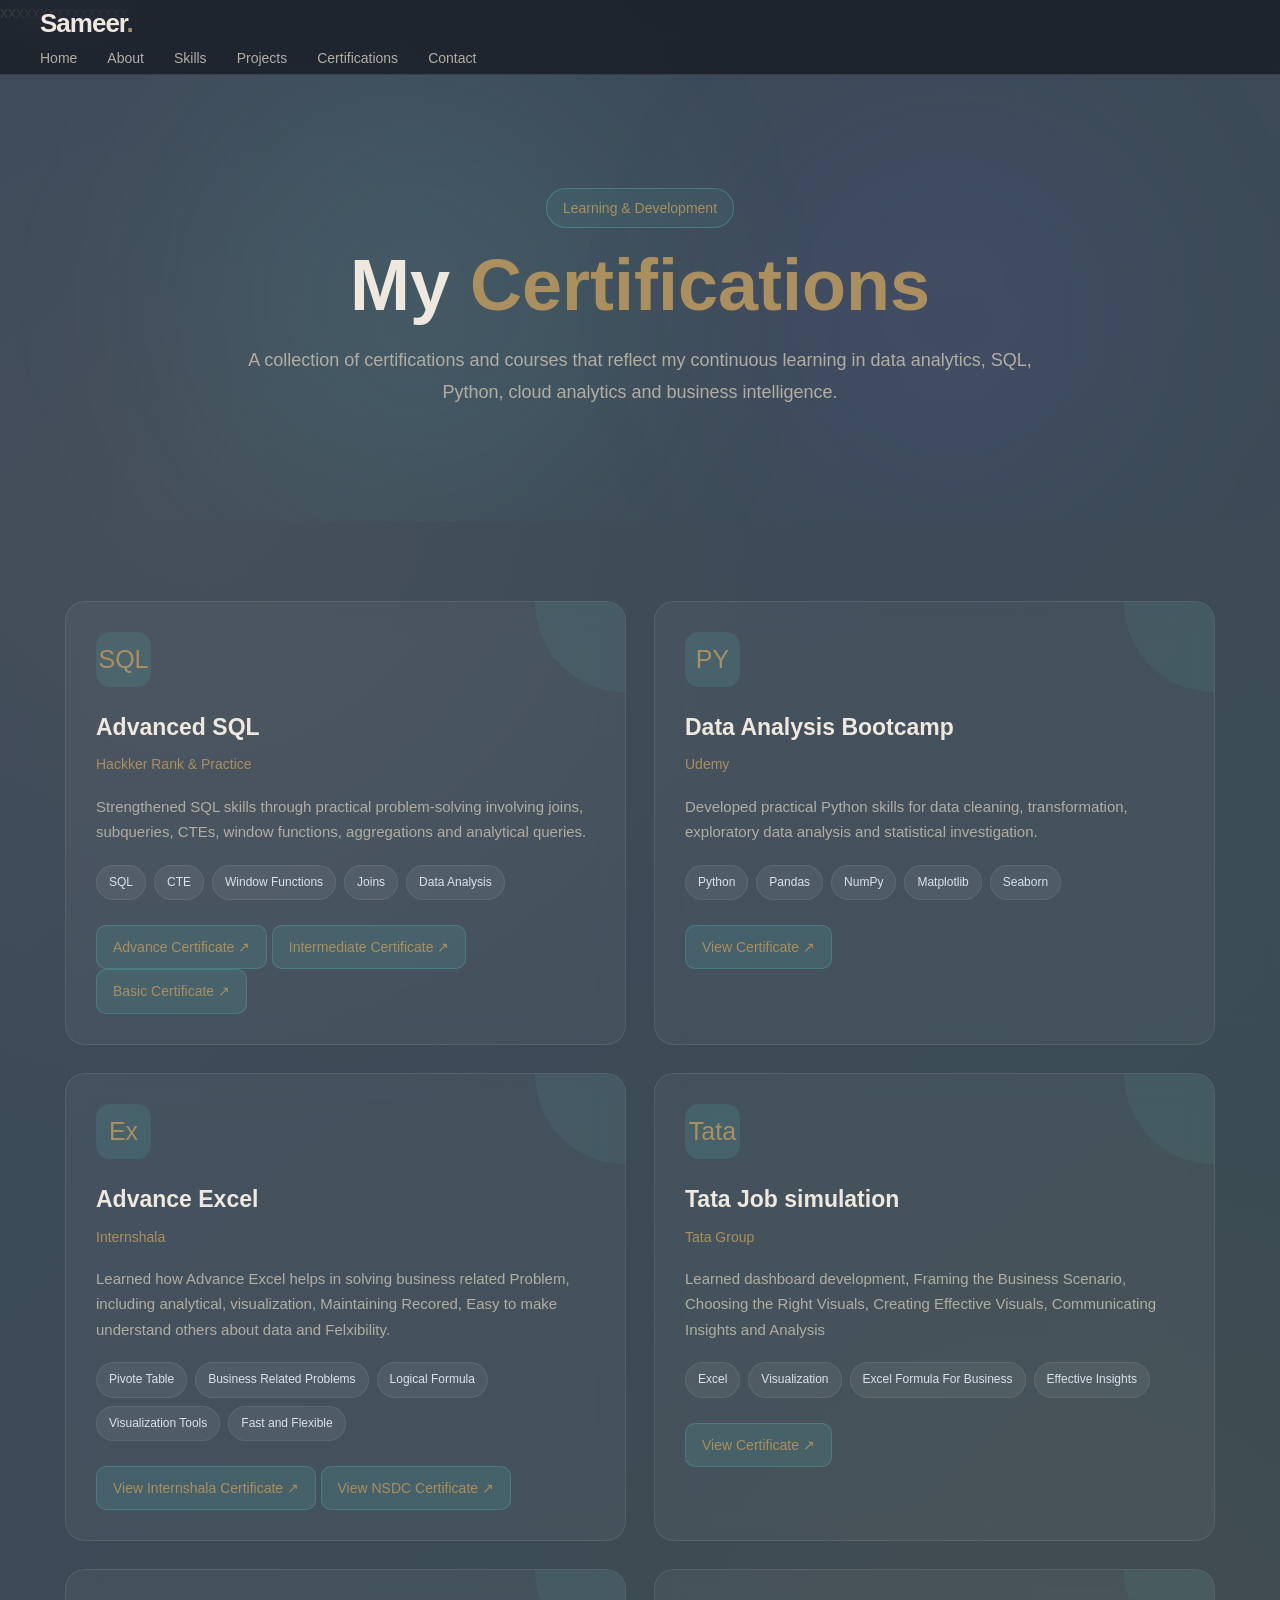
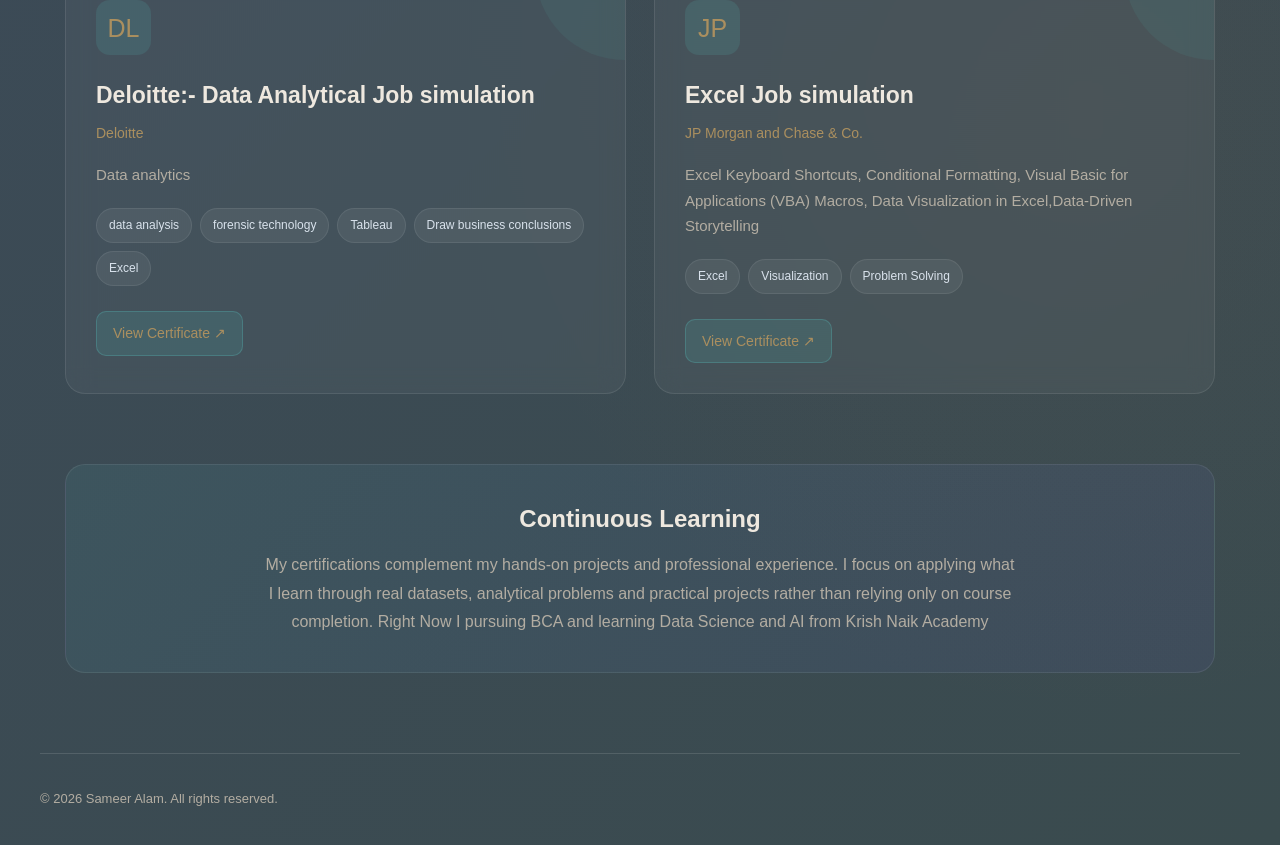
<file: website/certifications.html>
xxxxxxxxxxxxxxxx<!DOCTYPE html>
<html lang="en">

<head>
    <meta charset="UTF-8">
    <meta name="viewport" content="width=device-width, initial-scale=1.0">

    <title>Certifications | Sameer Alam</title>

    <link rel="stylesheet" href="style.css">

    <style>

        /* =========================
           CERTIFICATIONS PAGE
        ========================= */

        .cert-hero {
            min-height: 55vh;
            display: flex;
            align-items: center;
            text-align: center;
            position: relative;
            overflow: hidden;
            padding: 120px 20px 70px;
        }

        .cert-hero::before {
            content: "";
            position: absolute;
            width: 450px;
            height: 450px;
            background: rgba(94, 231, 223, 0.08);
            filter: blur(100px);
            border-radius: 50%;
            top: 10%;
            left: 15%;
        }

        .cert-hero::after {
            content: "";
            position: absolute;
            width: 400px;
            height: 400px;
            background: rgba(128, 103, 255, 0.08);
            filter: blur(100px);
            border-radius: 50%;
            bottom: 0;
            right: 10%;
        }

        .cert-hero-content {
            position: relative;
            z-index: 2;
            max-width: 800px;
            margin: auto;
        }

        .cert-label {
            display: inline-block;
            padding: 8px 16px;
            border: 1px solid rgba(94, 231, 223, 0.25);
            background: rgba(94, 231, 223, 0.06);
            border-radius: 30px;
            color: var(--accent);
            font-size: 14px;
            margin-bottom: 20px;
        }

        .cert-hero h1 {
            font-size: clamp(42px, 6vw, 72px);
            margin-bottom: 20px;
            line-height: 1.05;
        }

        .cert-hero h1 span {
            color: var(--accent);
        }

        .cert-hero p {
            color: var(--muted);
            font-size: 18px;
            line-height: 1.8;
        }


        /* =========================
           CERTIFICATIONS SECTION
        ========================= */

        .certifications-section {
            padding: 80px 0;
        }

        .certifications-section .container {
            width: min(1150px, calc(100% - 60px));
            margin: auto;
        }

        .cert-grid {
            display: grid;
            grid-template-columns: repeat(2, 1fr);
            gap: 28px;
        }


        /* =========================
           CERTIFICATION CARD
        ========================= */

        .cert-card {
            position: relative;
            padding: 30px;
            border-radius: 20px;

            background: rgba(255, 255, 255, 0.045);
            border: 1px solid rgba(255, 255, 255, 0.09);

            backdrop-filter: blur(12px);

            transition:
                transform 0.35s ease,
                border-color 0.35s ease,
                box-shadow 0.35s ease;

            overflow: hidden;
        }

        .cert-card::before {
            content: "";
            position: absolute;

            width: 180px;
            height: 180px;

            background: rgba(94, 231, 223, 0.06);

            border-radius: 50%;

            top: -90px;
            right: -90px;

            transition: 0.4s ease;
        }

        .cert-card:hover {
            transform: translateY(-8px);

            border-color: rgba(94, 231, 223, 0.35);

            box-shadow:
                0 20px 60px rgba(0, 0, 0, 0.25);
        }

        .cert-card:hover::before {
            transform: scale(1.5);
        }


        /* =========================
           ICON
        ========================= */

        .cert-icon {
            width: 55px;
            height: 55px;

            display: flex;
            align-items: center;
            justify-content: center;

            border-radius: 14px;

            background: rgba(94, 231, 223, 0.1);

            color: var(--accent);

            font-size: 25px;

            margin-bottom: 22px;
        }


        /* =========================
           TEXT
        ========================= */

        .cert-card h2 {
            font-size: 23px;
            margin-bottom: 8px;
        }

        .cert-provider {
            color: var(--accent);
            font-size: 14px;
            margin-bottom: 18px;
        }

        .cert-card p {
            color: var(--muted);
            line-height: 1.7;
            font-size: 15px;
            margin-bottom: 20px;
        }


        /* =========================
           SKILLS
        ========================= */

        .cert-skills {
            display: flex;
            flex-wrap: wrap;
            gap: 8px;
            margin-bottom: 25px;
        }

        .cert-skill {
            padding: 7px 12px;

            border-radius: 20px;

            font-size: 12px;

            color: #d9e2ec;

            background: rgba(255, 255, 255, 0.06);

            border: 1px solid rgba(255, 255, 255, 0.08);
        }


        /* =========================
           BUTTON
        ========================= */

        .certificate-btn {
            display: inline-flex;
            align-items: center;
            gap: 8px;

            padding: 10px 16px;

            border-radius: 10px;

            background: rgba(94, 231, 223, 0.1);

            border: 1px solid rgba(94, 231, 223, 0.2);

            color: var(--accent);

            text-decoration: none;

            font-size: 14px;

            transition: 0.3s ease;
        }

        .certificate-btn:hover {
            background: var(--accent);
            color: #061012;
        }


        /* =========================
           BOTTOM SUMMARY
        ========================= */

        .cert-summary {
            margin-top: 70px;
            padding: 35px;

            border-radius: 20px;

            background: linear-gradient(
                135deg,
                rgba(94, 231, 223, 0.07),
                rgba(128, 103, 255, 0.07)
            );

            border: 1px solid rgba(255, 255, 255, 0.08);

            text-align: center;
        }

        .cert-summary h2 {
            margin-bottom: 12px;
        }

        .cert-summary p {
            max-width: 750px;
            margin: auto;
            color: var(--muted);
            line-height: 1.8;
        }


        /* =========================
           MOBILE
        ========================= */

        @media (max-width: 750px) {

            .certifications-section .container {
                width: calc(100% - 32px);
            }

            .cert-grid {
                grid-template-columns: 1fr;
            }

            .cert-card {
                padding: 24px;
            }

            .cert-hero {
                min-height: 50vh;
            }

        }

    </style>
</head>


<body>

    <!-- =========================
         NAVBAR
    ========================= -->

    <header class="navbar">

        <div class="nav-container">

            <a href="index.html" class="logo">
                Sameer<span>.</span>
            </a>

            <ul class="nav-links">

                <li>
                    <a href="index.html">Home</a>
                </li>

                <li>
                    <a href="index.html#about">About</a>
                </li>

                <li>
                    <a href="index.html#skills">Skills</a>
                </li>

                <li>
                    <a href="index.html#projects">Projects</a>
                </li>

                <li>
                    <a href="certifications.html" class="active">
                        Certifications
                    </a>
                </li>

                <li>
                    <a href="index.html#contact">Contact</a>
                </li>

            </ul>

        </div>

    </header>


    <!-- =========================
         HERO
    ========================= -->

    <section class="cert-hero">

        <div class="cert-hero-content">

            <span class="cert-label">
                Learning & Development
            </span>

            <h1>
                My <span>Certifications</span>
            </h1>

            <p>
                A collection of certifications and courses that reflect
                my continuous learning in data analytics, SQL, Python,
                cloud analytics and business intelligence.
            </p>

        </div>

    </section>


    <!-- =========================
         CERTIFICATIONS
    ========================= -->

    <section class="certifications-section">

        <div class="container">

            <div class="cert-grid">


                <!-- SQL -->

                <div class="cert-card">

                    <div class="cert-icon">
                        SQL
                    </div>

                    <h2>
                        Advanced SQL
                    </h2>

                    <div class="cert-provider">
                        Hackker Rank & Practice
                    </div>

                    <p>
                        Strengthened SQL skills through practical
                        problem-solving involving joins, subqueries,
                        CTEs, window functions, aggregations and
                        analytical queries.
                    </p>

                    <div class="cert-skills">

                        <span class="cert-skill">
                            SQL
                        </span>

                        <span class="cert-skill">
                            CTE
                        </span>

                        <span class="cert-skill">
                            Window Functions
                        </span>

                        <span class="cert-skill">
                            Joins
                        </span>

                        <span class="cert-skill">
                            Data Analysis
                        </span>

                    </div>

                    <a
                        href="files/certificates/sql-certificate_a.png"
                        target="_blank"
                        class="certificate-btn">

                        Advance Certificate ↗

                    </a>
                    
                    <a
                        href="files/certificates/sql-certificate_ii.png"
                        target="_blank"
                        class="certificate-btn">

                        Intermediate Certificate ↗

                    </a>
                    
                    <a
                        href="files/certificates/sql-certificate_b.png"
                        target="_blank"
                        class="certificate-btn">

                        Basic Certificate ↗

                    </a>

                </div>


                <!-- PYTHON -->

                <div class="cert-card">

                    <div class="cert-icon">
                        PY
                    </div>

                    <h2>
                        Data Analysis Bootcamp
                    </h2>

                    <div class="cert-provider">
                        Udemy
                    </div>

                    <p>
                        Developed practical Python skills for data
                        cleaning, transformation, exploratory data
                        analysis and statistical investigation.
                    </p>

                    <div class="cert-skills">

                        <span class="cert-skill">
                            Python
                        </span>

                        <span class="cert-skill">
                            Pandas
                        </span>

                        <span class="cert-skill">
                            NumPy
                        </span>

                        <span class="cert-skill">
                            Matplotlib
                        </span>

                        <span class="cert-skill">
                            Seaborn
                        </span>

                    </div>

                    <a
                        href="files/certificates/python-certificate.pdf"
                        target="_blank"
                        class="certificate-btn">

                        View Certificate ↗

                    </a>

                </div>


                <!-- AWS -->

                <div class="cert-card">

                    <div class="cert-icon">
                        Ex
                    </div>

                    <h2>
                        Advance Excel
                    </h2>

                    <div class="cert-provider">
                        Internshala
                    </div>

                    <p>
                        Learned how Advance Excel helps in solving business related Problem,
                        including analytical, visualization, Maintaining Recored, 
                        Easy to make understand others about data and Felxibility.
                    </p>

                    <div class="cert-skills">

                        <span class="cert-skill">
                            Pivote Table
                        </span>

                        <span class="cert-skill">
                            Business Related Problems
                        </span>

                        <span class="cert-skill">
                            Logical Formula
                        </span>

                        <span class="cert-skill">
                            Visualization Tools
                        </span>

                        <span class="cert-skill">
                            Fast and Flexible
                        </span>

                    </div>

                    <a
                        href="files/certificates/intern-certificate.pdf"
                        target="_blank"
                        class="certificate-btn">

                        View Internshala Certificate ↗

                    </a>

                     <a
                        href="files/certificates/nsdc-certificate.pdf"
                        target="_blank"
                        class="certificate-btn">

                        View NSDC Certificate ↗

                    </a>

                </div>
                


                <!-- POWER BI -->

                <div class="cert-card">

                    <div class="cert-icon">
                        Tata
                    </div>

                    <h2>
                        Tata Job simulation
                    </h2>

                    <div class="cert-provider">
                        Tata Group
                    </div>

                    <p>
                        Learned dashboard development, Framing the Business Scenario,
                        Choosing the Right Visuals, Creating Effective Visuals, Communicating Insights and Analysis
                    </p>

                    <div class="cert-skills">

                        <span class="cert-skill">
                            Excel
                        </span>

                        <span class="cert-skill">
                            Visualization
                        </span>

                        <span class="cert-skill">
                            Excel Formula For Business 
                        </span>

                        <span class="cert-skill">
                            Effective Insights
                        </span>

                    </div>

                    <a
                        href="files/certificates/tata_job.pdf"
                        target="_blank"
                        class="certificate-btn">

                        View Certificate ↗

                    </a>

                </div>


                <div class="cert-card">

                    <div class="cert-icon">
                        DL
                    </div>

                    <h2>
                        Deloitte:- Data Analytical Job simulation
                    </h2>

                    <div class="cert-provider">
                        Deloitte
                    </div>

                    <p>
                        Data analytics
                    </p>

                    <div class="cert-skills">

                        <span class="cert-skill">
                            data analysis
                        </span>

                        <span class="cert-skill">
                            forensic technology 
                        </span>

                        <span class="cert-skill">
                            Tableau 
                        </span>

                        <span class="cert-skill">
                            Draw business conclusions
                        </span>

                        
                        <span class="cert-skill">
                            Excel 
                        </span>

                    </div>

                    <a
                        href="files/certificates/deloitte.pdf"
                        target="_blank"
                        class="certificate-btn">

                        View Certificate ↗

                    </a>

                </div>

                <div class="cert-card">

                    <div class="cert-icon">
                        JP
                    </div>

                    <h2>
                        Excel Job simulation
                    </h2>

                    <div class="cert-provider">
                        JP Morgan and Chase & Co.
                    </div>

                    <p>
                        Excel Keyboard Shortcuts, Conditional Formatting, Visual Basic for Applications (VBA) Macros, 
                        Data Visualization in Excel,Data-Driven Storytelling

                    <div class="cert-skills">

                        <span class="cert-skill">
                            Excel
                        </span>

                        <span class="cert-skill">
                            Visualization
                        </span>

                        <span class="cert-skill">
                            Problem Solving 
                        </span>

                    </div>

                    <a
                        href="files/certificates/jp_m.pdf"
                        target="_blank"
                        class="certificate-btn">

                        View Certificate ↗

                    </a>

                </div>

            </div>


            <!-- =========================
                 SUMMARY
            ========================= -->

            <div class="cert-summary">

                <h2>
                    Continuous Learning
                </h2>

                <p>
                    My certifications complement my hands-on projects
                    and professional experience. I focus on applying
                    what I learn through real datasets, analytical
                    problems and practical projects rather than
                    relying only on course completion.
                    Right Now I pursuing BCA and learning Data Science and AI
                    from Krish Naik Academy
                </p>

            </div>

        </div>

    </section>


    <!-- =========================
         FOOTER
    ========================= -->

    <footer>

        <p>
            © 2026 Sameer Alam. All rights reserved.
        </p>

    </footer>


    <script src="script.js"></script>

</body>

</html>
</file>
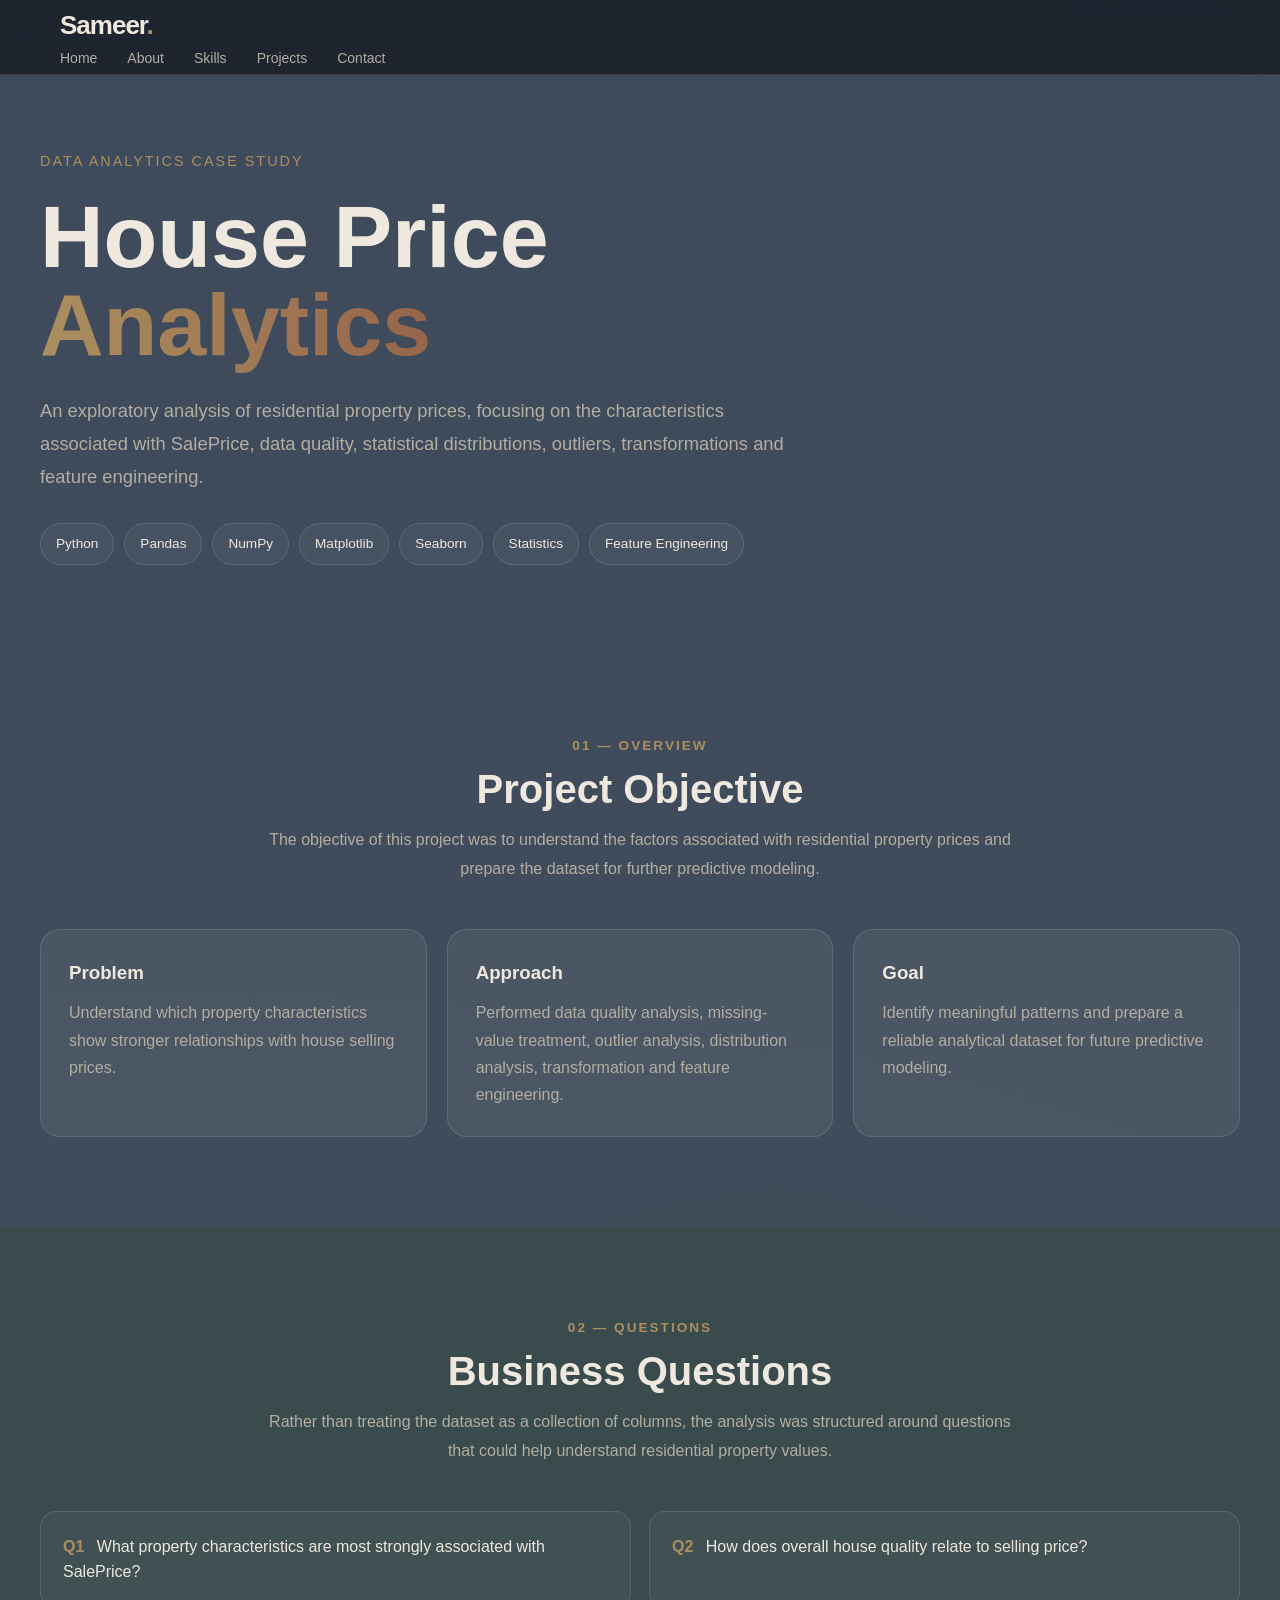
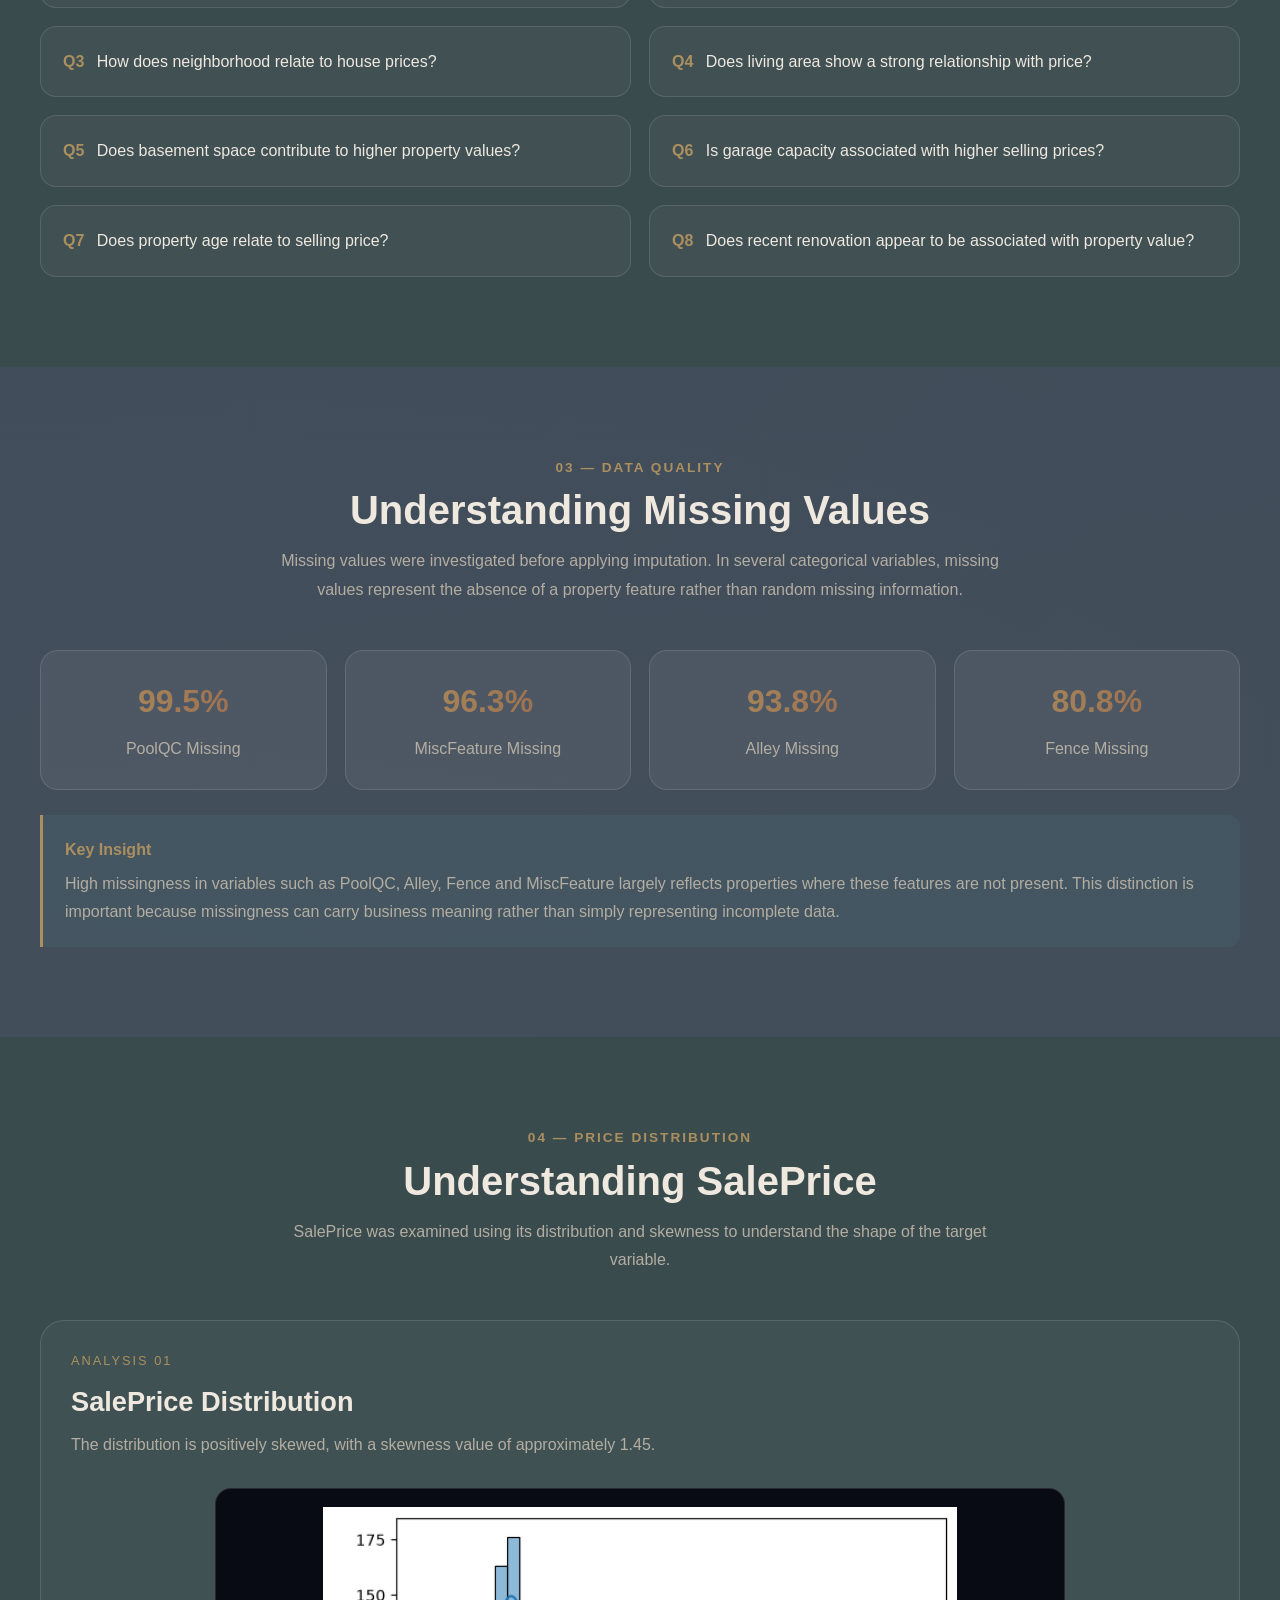
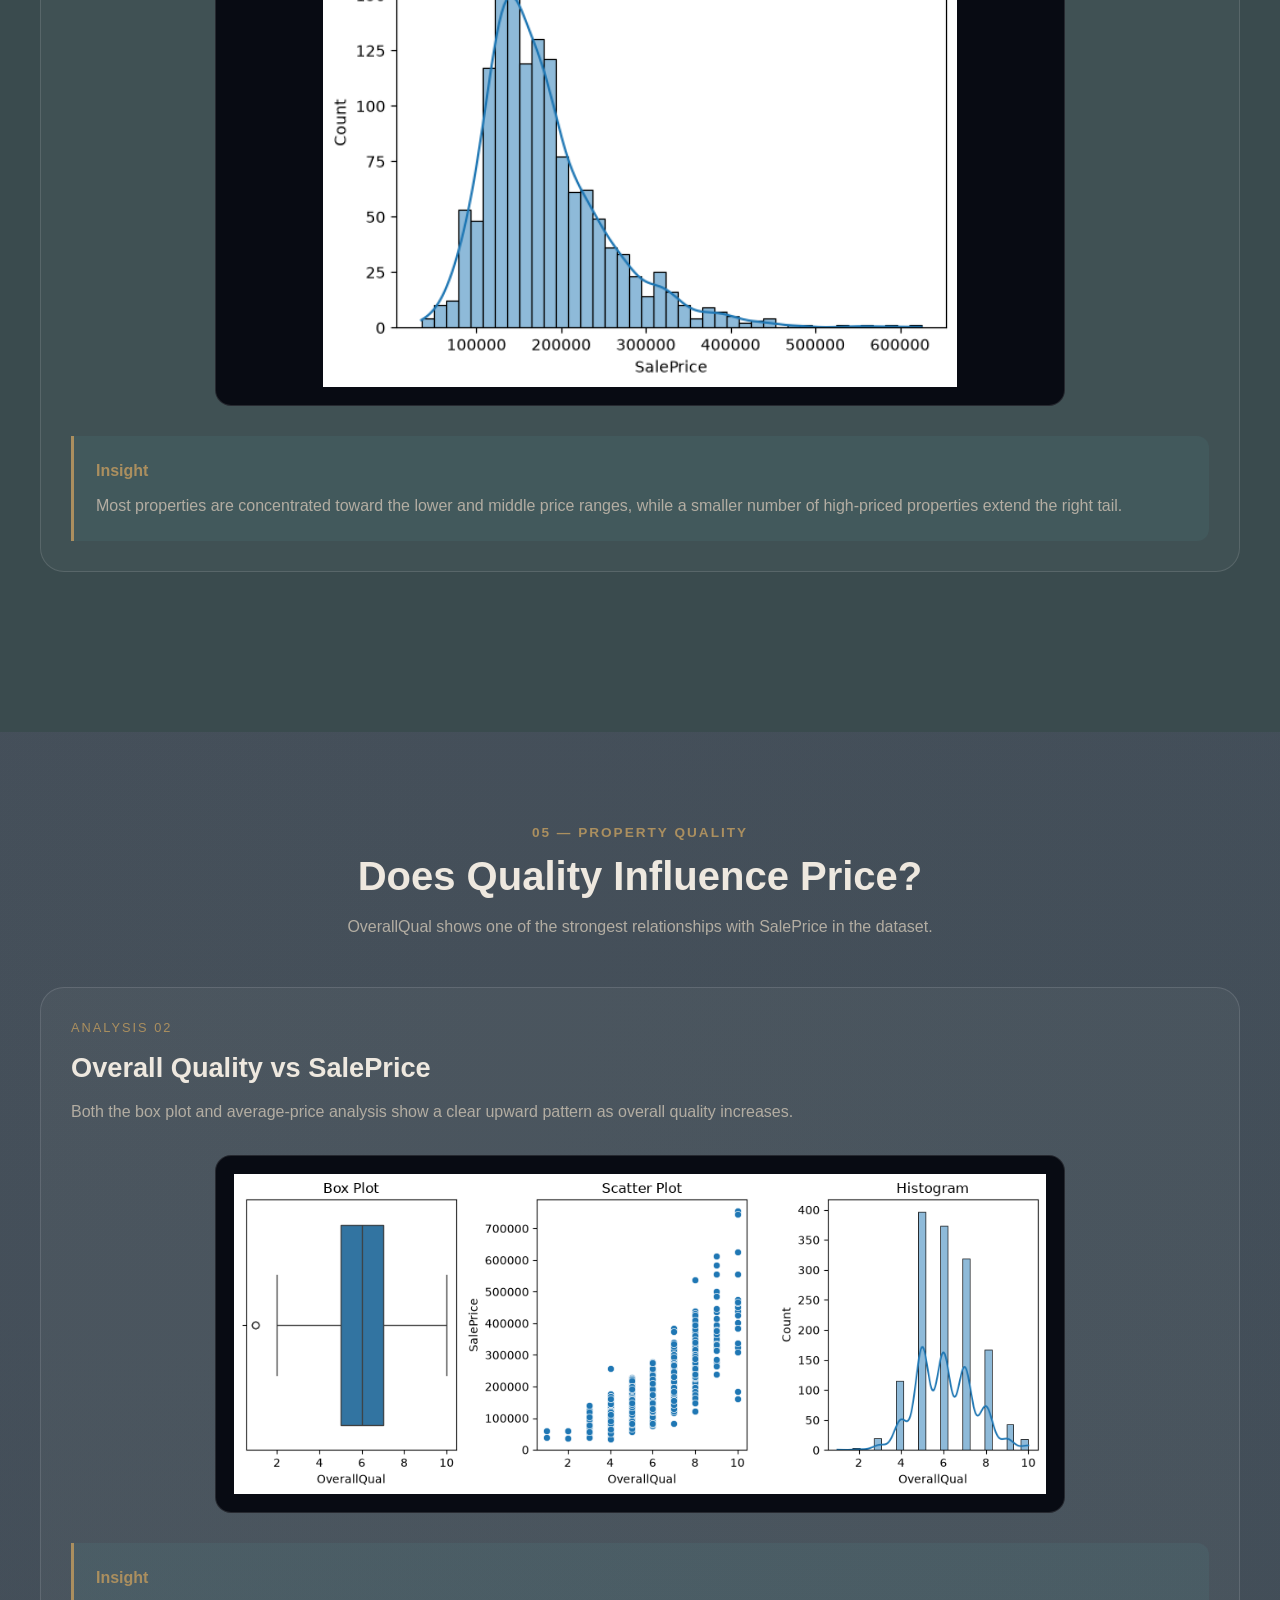
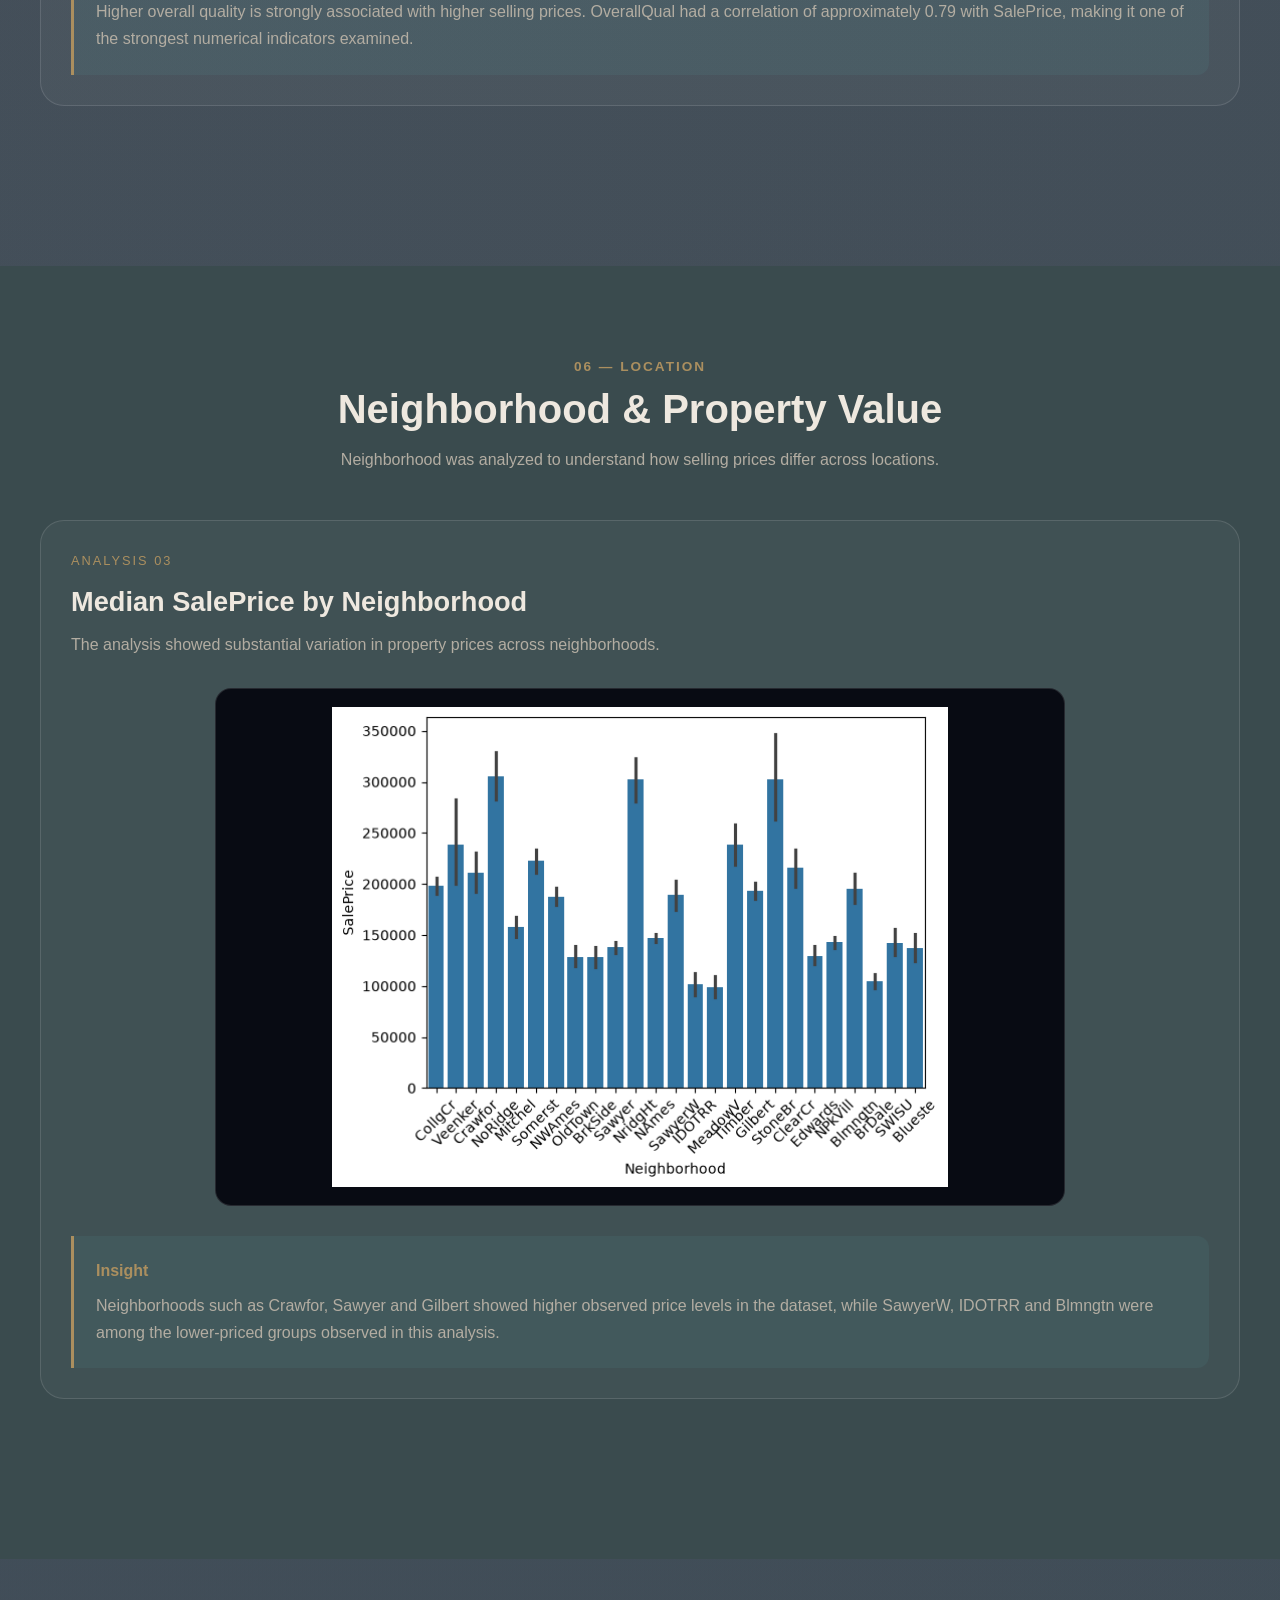
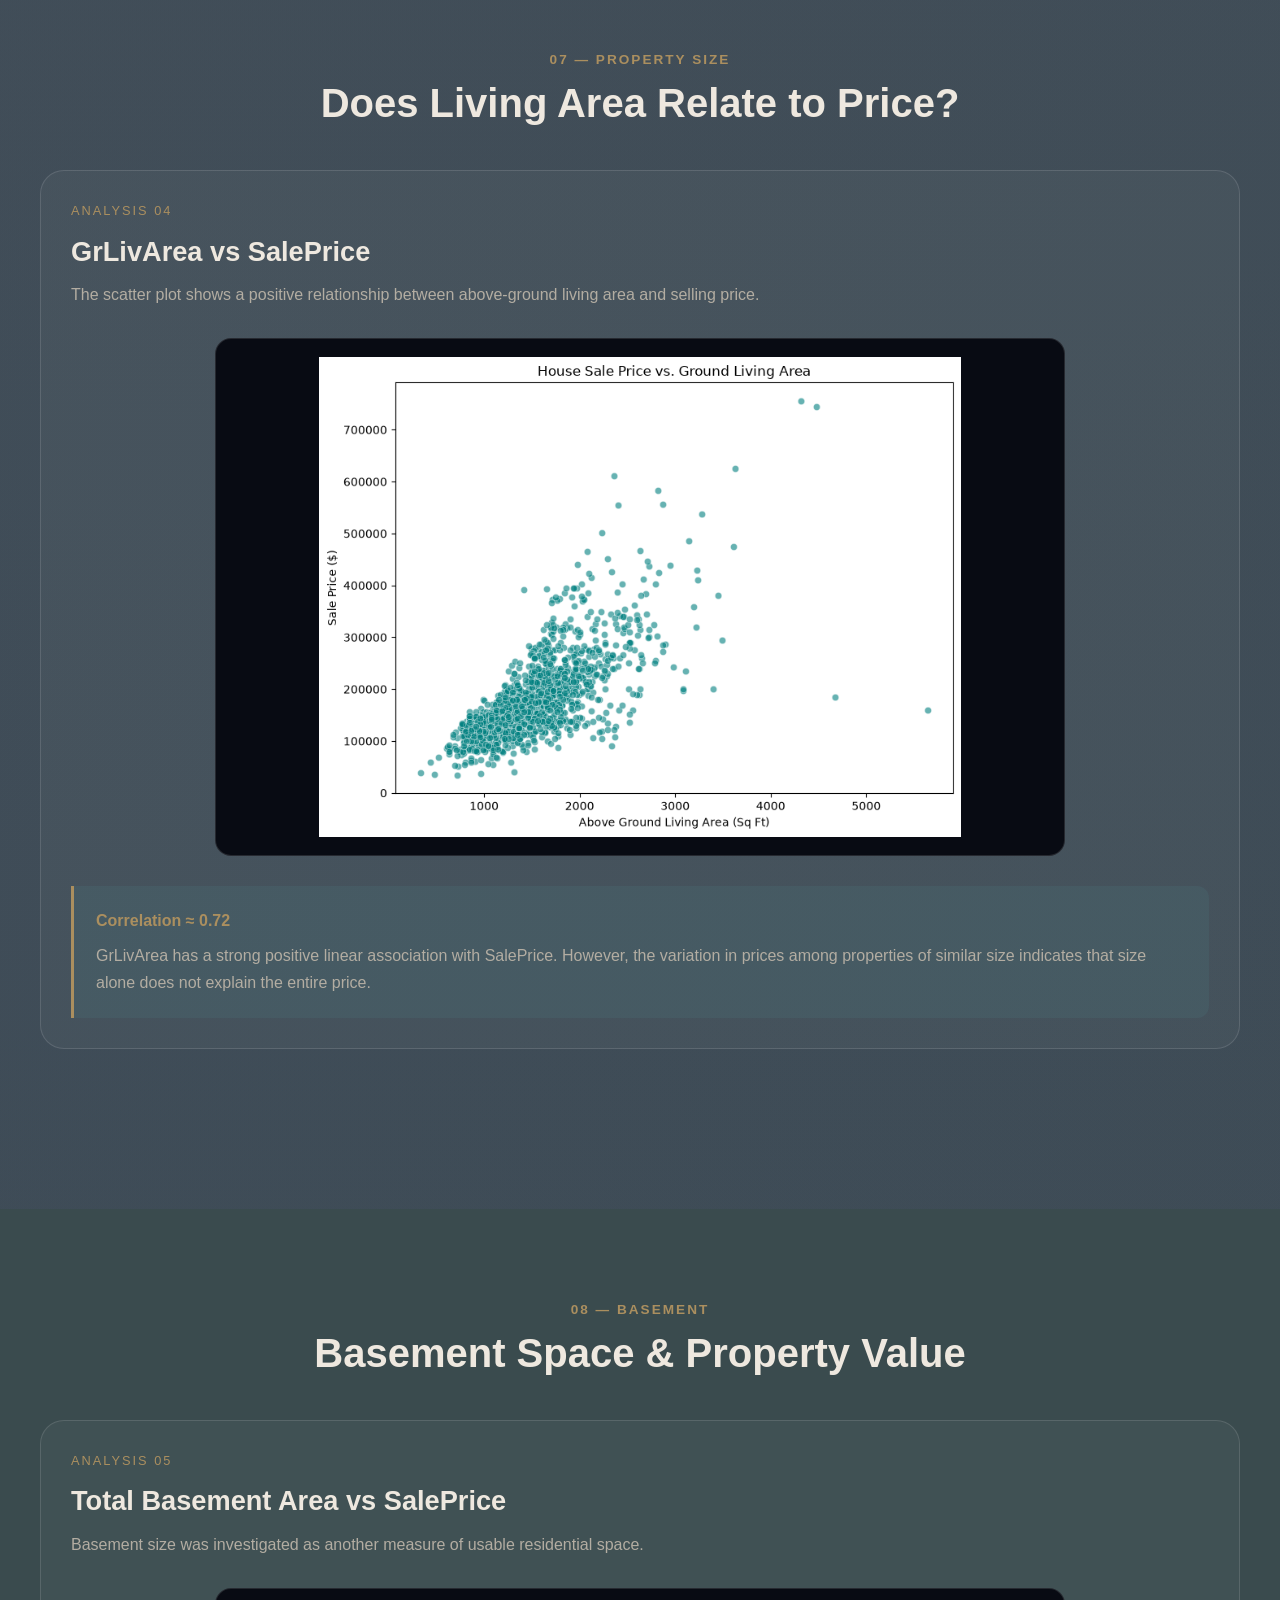
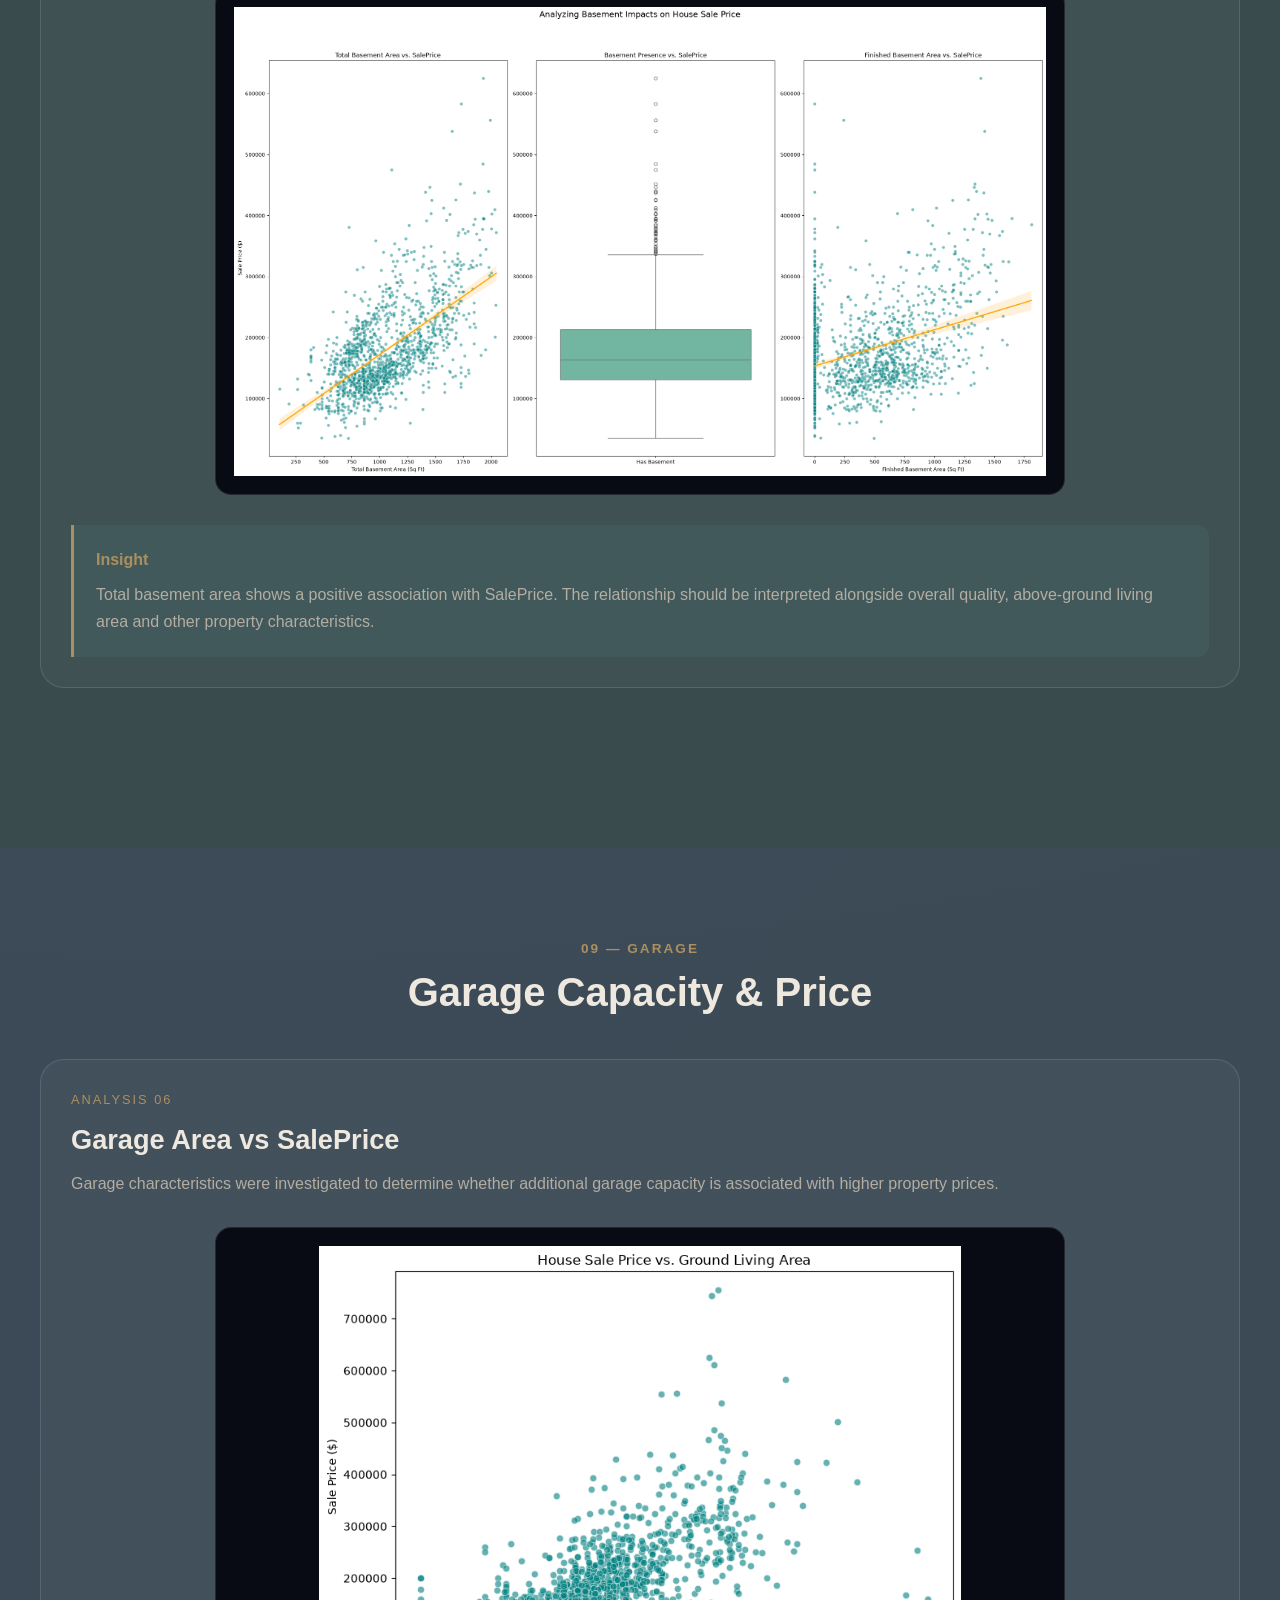
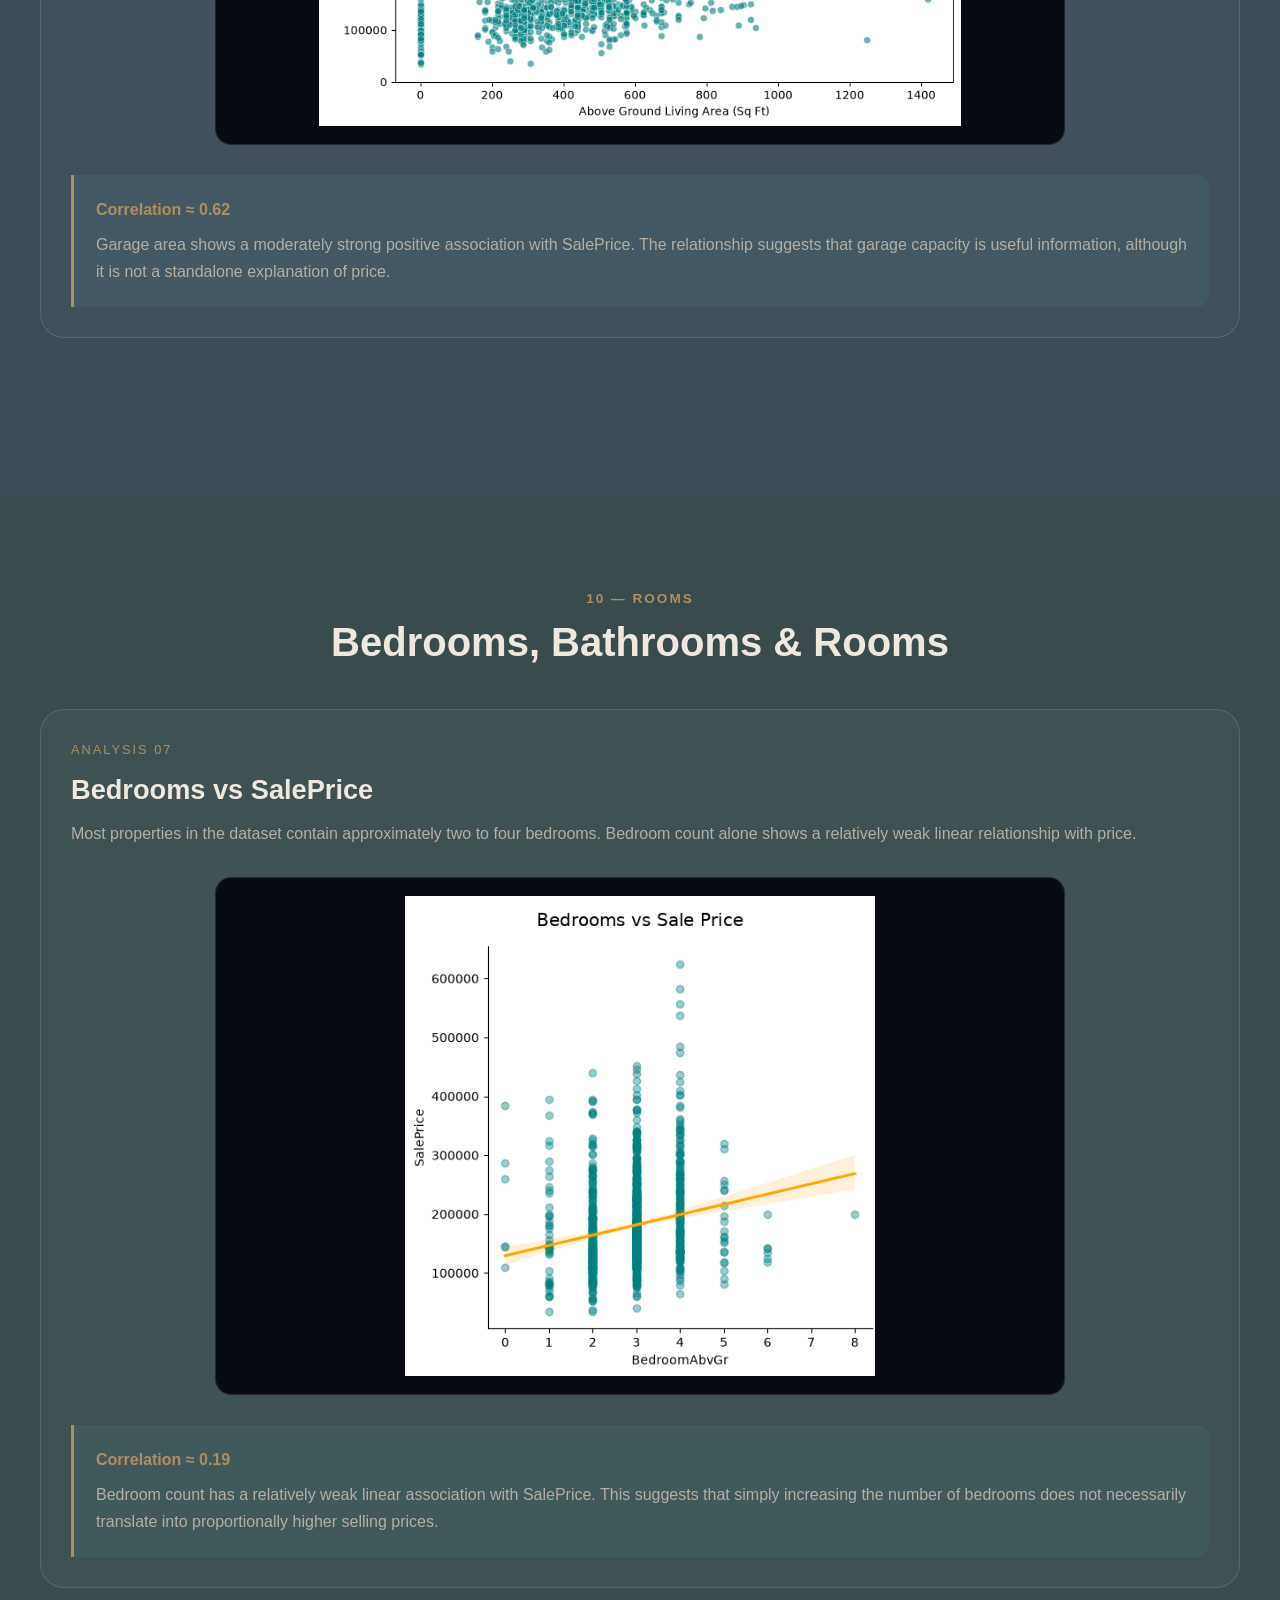
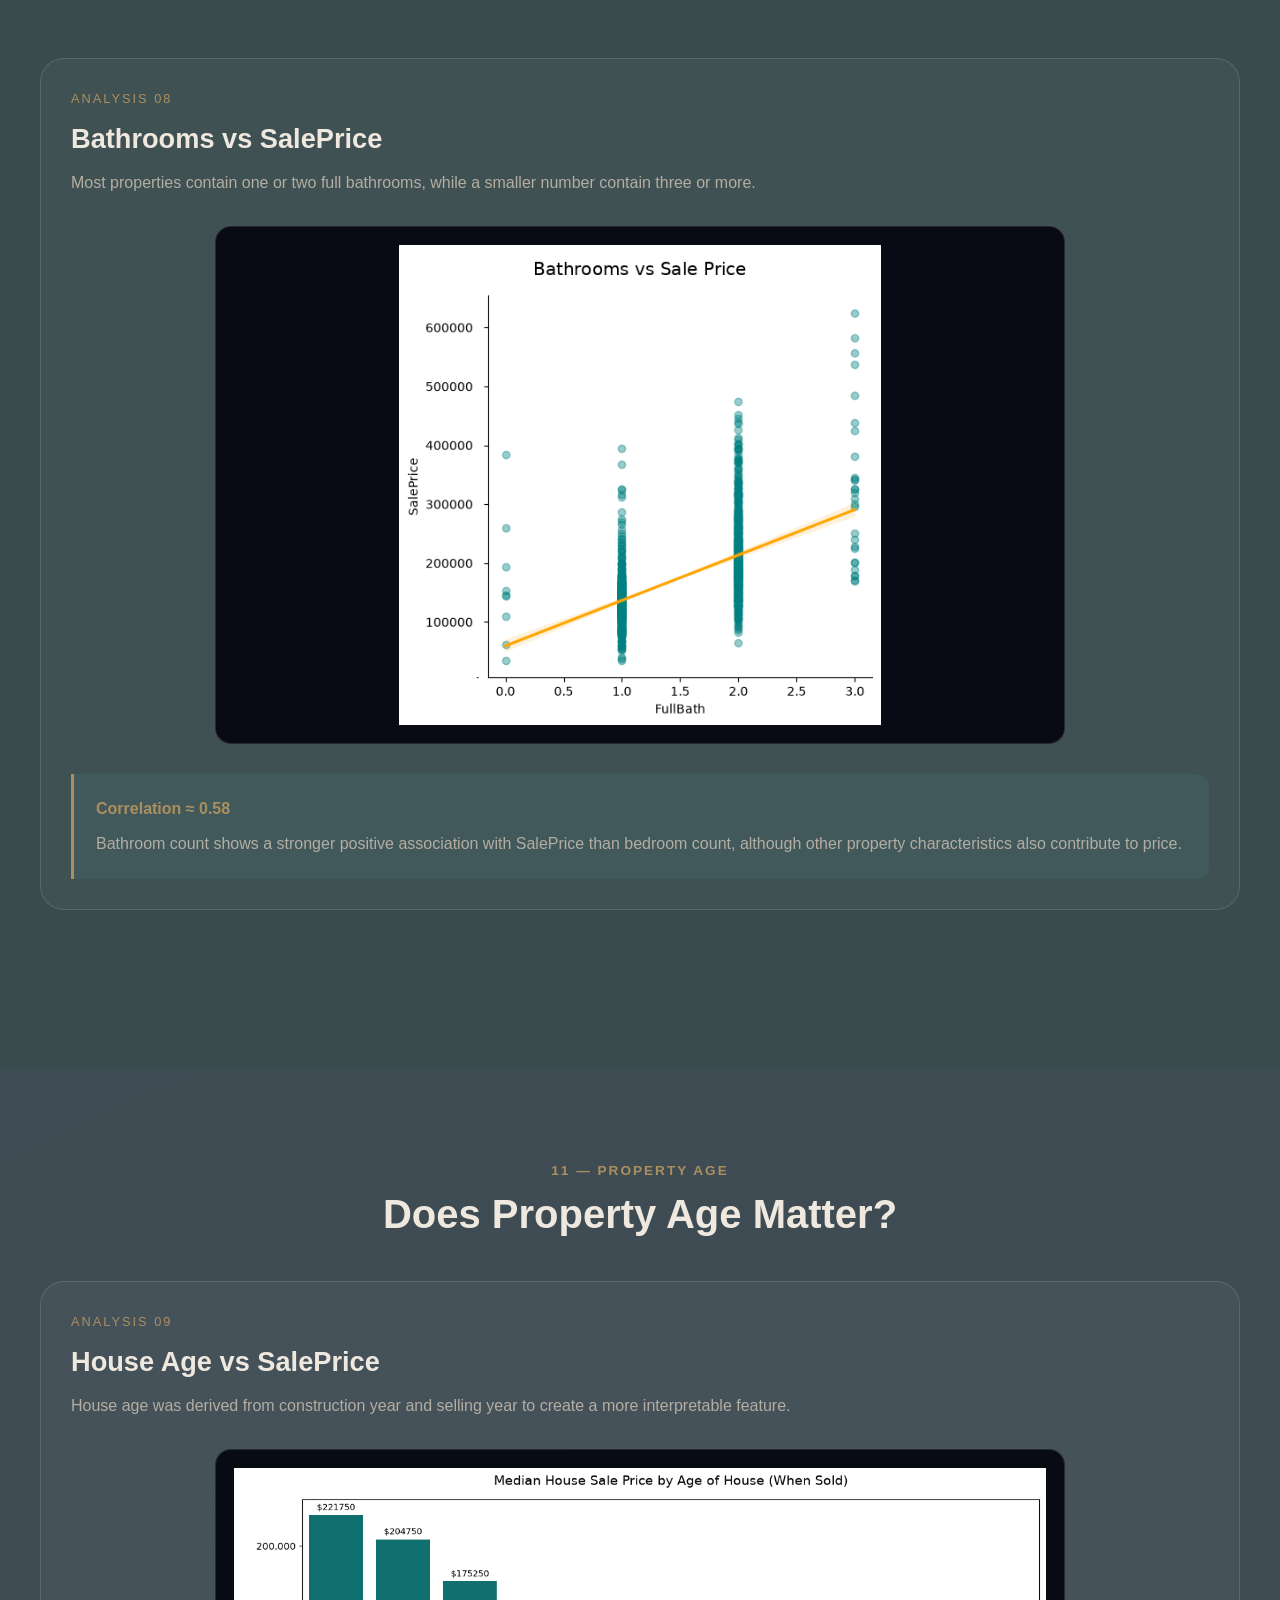
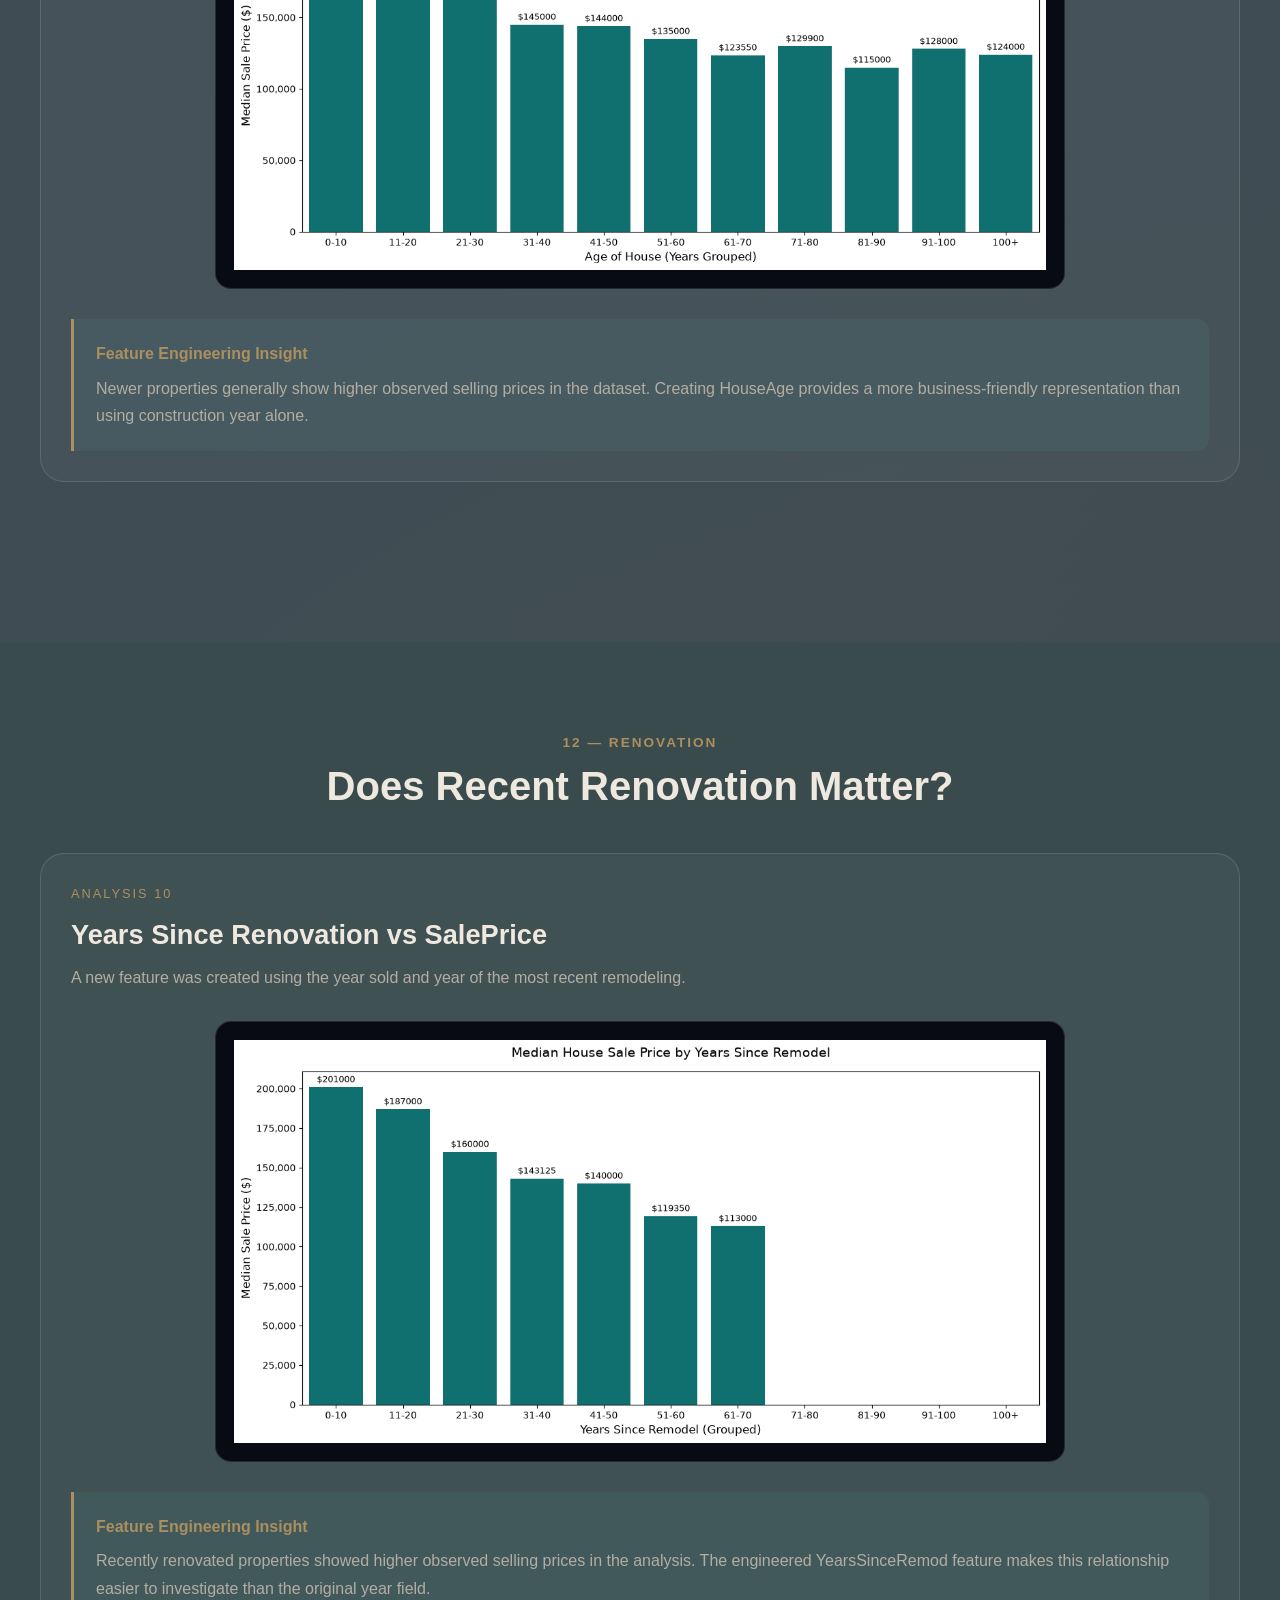
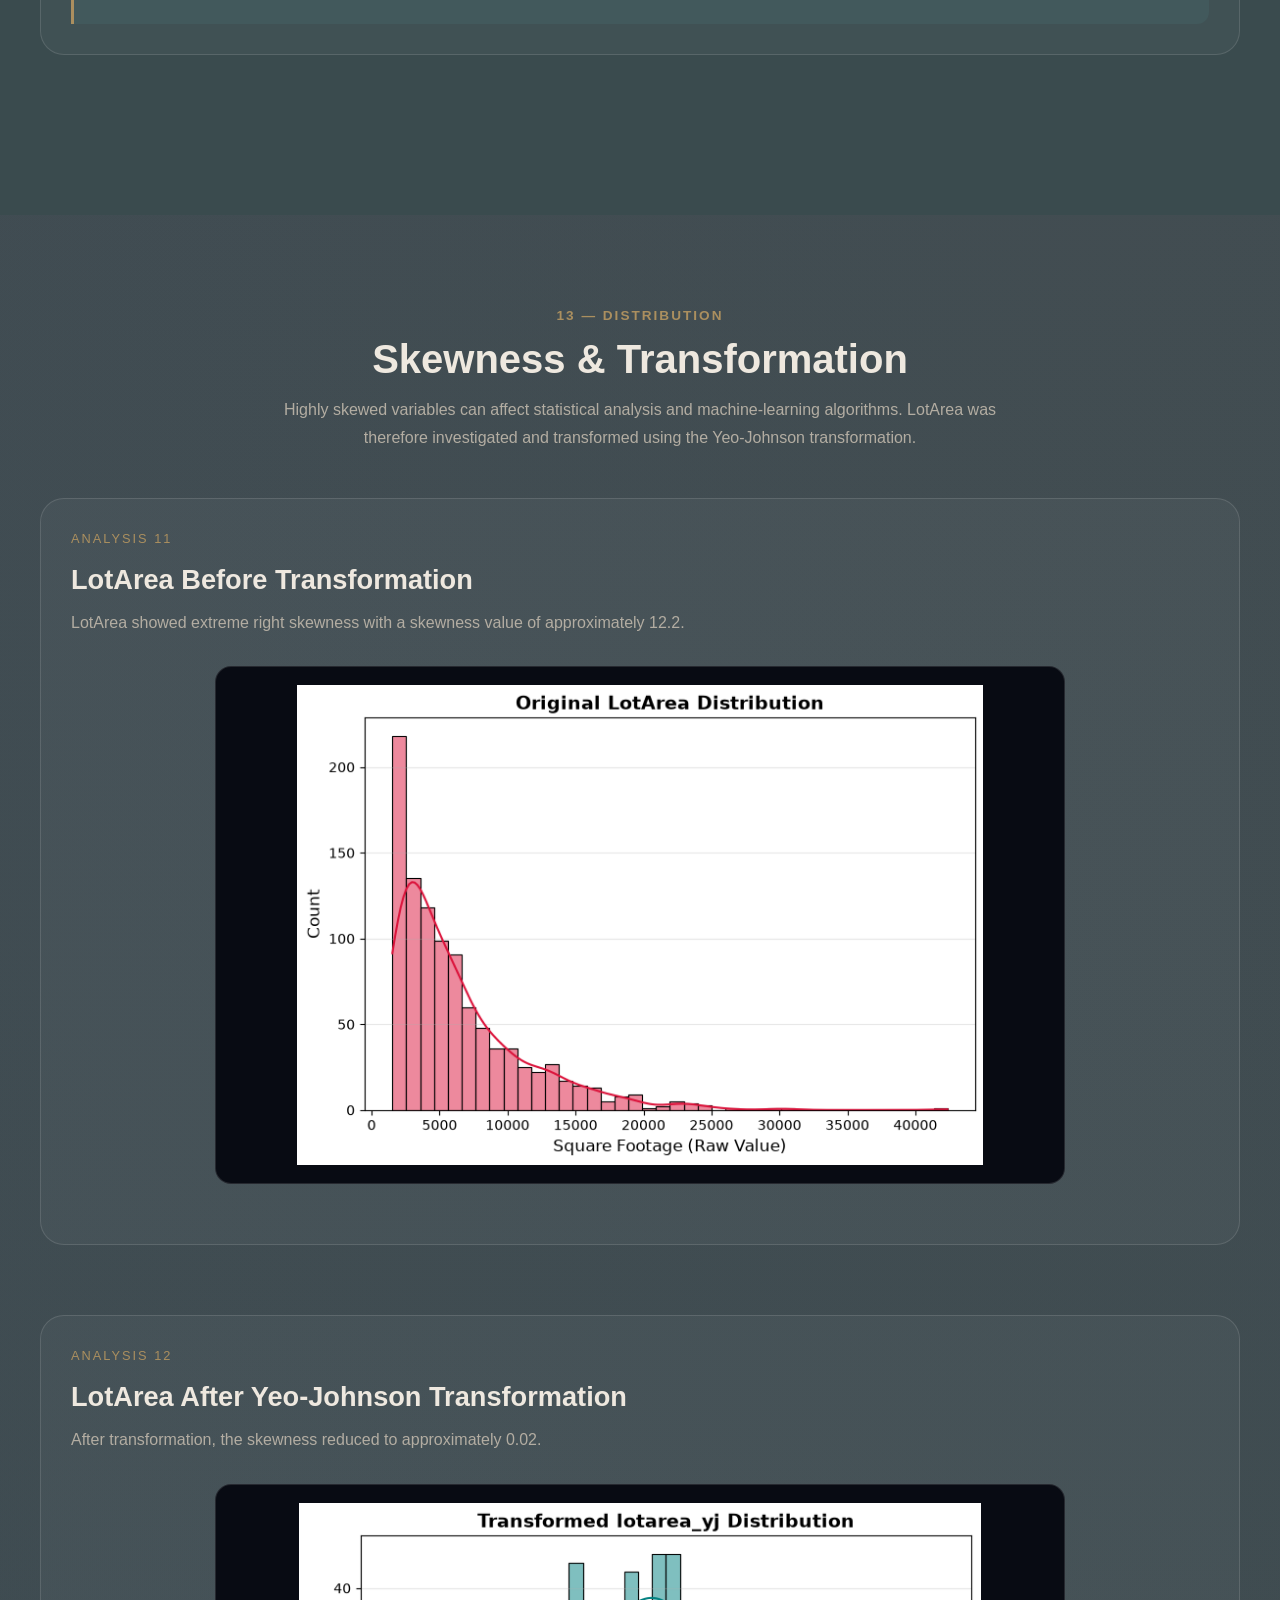
<file: website/projects/house-price-analysis.html>
<!DOCTYPE html>
<html lang="en">

<head>
    <meta charset="UTF-8">

    <meta name="viewport"
          content="width=device-width, initial-scale=1.0">

    <title>House Price Analytics | Sameer Alam</title>

    <link rel="stylesheet" href="../style.css">

    <style>

        /* ================================
           PROJECT HERO
        ================================= */

        .case-hero {
            min-height: 70vh;
            display: flex;
            align-items: center;
            padding: 150px 0 80px;
            position: relative;
            overflow: hidden;
        }

        .case-hero-content {
            max-width: 900px;
        }

        .case-label {
            color: var(--accent);
            font-size: 0.9rem;
            letter-spacing: 2px;
            text-transform: uppercase;
            margin-bottom: 20px;
        }

        .case-hero h1 {
            font-size: clamp(2.8rem, 7vw, 5.5rem);
            line-height: 1;
            margin-bottom: 25px;
        }

        .case-hero h1 span {
            background: linear-gradient(
                90deg,
                var(--accent),
                var(--purple)
            );

            -webkit-background-clip: text;
            -webkit-text-fill-color: transparent;
        }

        .case-hero p {
            max-width: 760px;
            color: var(--muted);
            font-size: 1.15rem;
            line-height: 1.8;
        }

        .tool-list {
            display: flex;
            flex-wrap: wrap;
            gap: 10px;
            margin-top: 30px;
        }

        .tool-tag {
            padding: 9px 15px;
            border: 1px solid var(--border);
            border-radius: 50px;
            background: rgba(255,255,255,0.04);
            color: var(--text);
            font-size: 0.85rem;
        }


        /* ================================
           SECTIONS
        ================================= */

        .case-section {
            padding: 90px 0;
        }

        .case-section.dark {
            background: var(--background-two);
        }

        .section-heading {
            max-width: 750px;
            margin-bottom: 45px;
        }

        .section-heading .number {
            color: var(--accent);
            font-size: 0.85rem;
            letter-spacing: 2px;
            font-weight: 600;
        }

        .section-heading h2 {
            font-size: 2.5rem;
            margin: 10px 0 15px;
        }

        .section-heading p {
            color: var(--muted);
            line-height: 1.8;
        }


        /* ================================
           OVERVIEW
        ================================= */

        .overview-grid {
            display: grid;
            grid-template-columns: repeat(3, 1fr);
            gap: 20px;
        }

        .overview-card {
            padding: 28px;
            border: 1px solid var(--border);
            border-radius: 20px;
            background: var(--card);
            transition: 0.3s ease;
        }

        .overview-card:hover {
            transform: translateY(-7px);
            border-color: rgba(94,231,223,0.35);
        }

        .overview-card h3 {
            margin-bottom: 12px;
        }

        .overview-card p {
            color: var(--muted);
            line-height: 1.7;
        }


        /* ================================
           BUSINESS QUESTIONS
        ================================= */

        .question-list {
            display: grid;
            grid-template-columns: repeat(2, 1fr);
            gap: 18px;
        }

        .question {
            padding: 22px;
            border: 1px solid var(--border);
            border-radius: 16px;
            background: rgba(255,255,255,0.03);
        }

        .question span {
            color: var(--accent);
            font-weight: 700;
            margin-right: 8px;
        }


        /* ================================
           ANALYSIS CARDS
        ================================= */

        .analysis-card {
            margin-bottom: 70px;
            padding: 30px;
            border: 1px solid var(--border);
            border-radius: 24px;
            background: rgba(255,255,255,0.035);
            overflow: hidden;
        }

        .analysis-header {
            margin-bottom: 25px;
        }

        .analysis-number {
            color: var(--accent);
            font-size: 0.8rem;
            letter-spacing: 2px;
        }

        .analysis-header h3 {
            font-size: 1.7rem;
            margin: 8px 0;
        }

        .analysis-header p {
            color: var(--muted);
            line-height: 1.7;
        }

        .graph-container {
            width: 100%;
            margin: 25px 0;
            overflow: hidden;
            border-radius: 16px;
            border: 1px solid var(--border);
            background: #080b13;
        }

        .graph-container img {
            width: 100%;
            display: block;
            height: auto;
            transition: transform 0.5s ease;
        }

        .graph-container:hover img {
            transform: scale(1.015);
        }

        .insight {
            margin-top: 25px;
            padding: 22px;
            border-left: 3px solid var(--accent);
            background: rgba(94,231,223,0.05);
            border-radius: 0 12px 12px 0;
        }

        .insight strong {
            display: block;
            margin-bottom: 8px;
            color: var(--accent);
        }

        .insight p {
            margin: 0;
            color: var(--muted);
            line-height: 1.7;
        }


        /* ================================
           KPI
        ================================= */

        .kpi-grid {
            display: grid;
            grid-template-columns: repeat(4, 1fr);
            gap: 18px;
        }

        .kpi-card {
            padding: 25px;
            text-align: center;
            border: 1px solid var(--border);
            border-radius: 18px;
            background: var(--card);
        }

        .kpi-card .value {
            font-size: 2rem;
            font-weight: 700;
            background: linear-gradient(
                90deg,
                var(--accent),
                var(--purple)
            );

            -webkit-background-clip: text;
            -webkit-text-fill-color: transparent;
        }

        .kpi-card p {
            color: var(--muted);
            margin-top: 8px;
        }


        /* ================================
           FEATURE TABLE
        ================================= */

        .feature-table-wrapper {
            overflow-x: auto;
            border: 1px solid var(--border);
            border-radius: 18px;
        }

        .feature-table {
            width: 100%;
            border-collapse: collapse;
            min-width: 600px;
        }

        .feature-table th,
        .feature-table td {
            padding: 16px 20px;
            text-align: left;
            border-bottom: 1px solid var(--border);
        }

        .feature-table th {
            color: var(--accent);
            background: rgba(255,255,255,0.04);
        }

        .feature-table td {
            color: var(--muted);
        }


        /* ================================
           TAKEAWAYS
        ================================= */

        .takeaway-grid {
            display: grid;
            grid-template-columns: repeat(2, 1fr);
            gap: 20px;
        }

        .takeaway {
            padding: 25px;
            border: 1px solid var(--border);
            border-radius: 18px;
            background: var(--card);
        }

        .takeaway h3 {
            margin-bottom: 10px;
        }

        .takeaway p {
            color: var(--muted);
            line-height: 1.7;
        }


        /* ================================
           CONCLUSION
        ================================= */

        .conclusion-box {
            max-width: 900px;
            padding: 40px;
            border-radius: 25px;
            border: 1px solid var(--border);
            background:
                linear-gradient(
                    135deg,
                    rgba(94,231,223,0.07),
                    rgba(128,103,255,0.07)
                );
        }

        .conclusion-box p {
            color: var(--muted);
            line-height: 1.9;
            font-size: 1.05rem;
        }


        /* ================================
           RESPONSIVE
        ================================= */

        @media (max-width: 900px) {

            .overview-grid,
            .kpi-grid {
                grid-template-columns: repeat(2, 1fr);
            }

            .question-list,
            .takeaway-grid {
                grid-template-columns: 1fr;
            }
        }

        @media (max-width: 600px) {

            .case-hero {
                padding-top: 120px;
            }

            .overview-grid,
            .kpi-grid {
                grid-template-columns: 1fr;
            }

            .case-section {
                padding: 65px 0;
            }

            .analysis-card {
                padding: 20px;
            }
        }
        .case-section .container,
    .case-hero .container {
    width: min(1200px, calc(100% - 80px));
    margin: 0 auto;

    /* =========================
   COMPACT GRAPH SIZE
   ========================= */

.graph-container {
    max-width: 850px;
    margin: 30px auto;
    padding: 18px;
}

.graph-container img {
    width: 100%;
    max-height: 480px;
    object-fit: contain;
    display: block;
    margin: 0 auto;
}

/* For side-by-side graphs */
.graph-grid {
    display: grid;
    grid-template-columns: repeat(2, 1fr);
    gap: 25px;
    max-width: 1000px;
    margin: 30px auto;
}

.graph-grid .graph-container {
    margin: 0;
    max-width: 100%;
}

.graph-grid img {
    max-height: 350px;
}

/* Mobile */
@media (max-width: 700px) {
    .graph-container {
        max-width: 100%;
        padding: 12px;
    }

    .graph-container img {
        max-height: 350px;
    }

    .graph-grid {
        grid-template-columns: 1fr;
    }
}
}

    </style>
</head>


<body>


<!-- ================================
     NAVBAR
================================= -->

<header class="navbar">

    <div class="container nav-container">

        <a href="../index.html" class="logo">
            Sameer<span>.</span>
        </a>

        <nav class="nav-links">

            <a href="../index.html">Home</a>
            <a href="../index.html#about">About</a>
            <a href="../index.html#skills">Skills</a>
            <a href="../index.html#projects">Projects</a>
            <a href="../index.html#contact">Contact</a>

        </nav>

    </div>

</header>



<!-- ================================
     HERO
================================= -->

<section class="case-hero">

    <div class="container">

        <div class="case-hero-content reveal">

            <div class="case-label">
                Data Analytics Case Study
            </div>

            <h1>
                House Price
                <span>Analytics</span>
            </h1>

            <p>
                An exploratory analysis of residential property prices,
                focusing on the characteristics associated with SalePrice,
                data quality, statistical distributions, outliers,
                transformations and feature engineering.
            </p>

            <div class="tool-list">

                <div class="tool-tag">Python</div>
                <div class="tool-tag">Pandas</div>
                <div class="tool-tag">NumPy</div>
                <div class="tool-tag">Matplotlib</div>
                <div class="tool-tag">Seaborn</div>
                <div class="tool-tag">Statistics</div>
                <div class="tool-tag">Feature Engineering</div>

            </div>

        </div>

    </div>

</section>



<!-- ================================
     PROJECT OVERVIEW
================================= -->

<section class="case-section">

    <div class="container">

        <div class="section-heading reveal">

            <div class="number">01 — OVERVIEW</div>

            <h2>Project Objective</h2>

            <p>
                The objective of this project was to understand the
                factors associated with residential property prices
                and prepare the dataset for further predictive
                modeling.
            </p>

        </div>


        <div class="overview-grid">

            <div class="overview-card reveal">

                <h3>Problem</h3>

                <p>
                    Understand which property characteristics show
                    stronger relationships with house selling prices.
                </p>

            </div>


            <div class="overview-card reveal">

                <h3>Approach</h3>

                <p>
                    Performed data quality analysis, missing-value
                    treatment, outlier analysis, distribution analysis,
                    transformation and feature engineering.
                </p>

            </div>


            <div class="overview-card reveal">

                <h3>Goal</h3>

                <p>
                    Identify meaningful patterns and prepare a
                    reliable analytical dataset for future predictive
                    modeling.
                </p>

            </div>

        </div>

    </div>

</section>



<!-- ================================
     BUSINESS QUESTIONS
================================= -->

<section class="case-section dark">

    <div class="container">

        <div class="section-heading reveal">

            <div class="number">02 — QUESTIONS</div>

            <h2>Business Questions</h2>

            <p>
                Rather than treating the dataset as a collection of
                columns, the analysis was structured around questions
                that could help understand residential property values.
            </p>

        </div>


        <div class="question-list">

            <div class="question">
                <span>Q1</span>
                What property characteristics are most strongly
                associated with SalePrice?
            </div>

            <div class="question">
                <span>Q2</span>
                How does overall house quality relate to selling price?
            </div>

            <div class="question">
                <span>Q3</span>
                How does neighborhood relate to house prices?
            </div>

            <div class="question">
                <span>Q4</span>
                Does living area show a strong relationship with price?
            </div>

            <div class="question">
                <span>Q5</span>
                Does basement space contribute to higher property values?
            </div>

            <div class="question">
                <span>Q6</span>
                Is garage capacity associated with higher selling prices?
            </div>

            <div class="question">
                <span>Q7</span>
                Does property age relate to selling price?
            </div>

            <div class="question">
                <span>Q8</span>
                Does recent renovation appear to be associated with
                property value?
            </div>

        </div>

    </div>

</section>



<!-- ================================
     DATA QUALITY
================================= -->

<section class="case-section">

    <div class="container">

        <div class="section-heading reveal">

            <div class="number">03 — DATA QUALITY</div>

            <h2>Understanding Missing Values</h2>

            <p>
                Missing values were investigated before applying
                imputation. In several categorical variables, missing
                values represent the absence of a property feature
                rather than random missing information.
            </p>

        </div>


        <div class="kpi-grid">

            <div class="kpi-card reveal">

                <div class="value">99.5%</div>

                <p>PoolQC Missing</p>

            </div>


            <div class="kpi-card reveal">

                <div class="value">96.3%</div>

                <p>MiscFeature Missing</p>

            </div>


            <div class="kpi-card reveal">

                <div class="value">93.8%</div>

                <p>Alley Missing</p>

            </div>


            <div class="kpi-card reveal">

                <div class="value">80.8%</div>

                <p>Fence Missing</p>

            </div>

        </div>


        <div class="insight reveal">

            <strong>Key Insight</strong>

            <p>
                High missingness in variables such as PoolQC, Alley,
                Fence and MiscFeature largely reflects properties
                where these features are not present. This distinction
                is important because missingness can carry business
                meaning rather than simply representing incomplete data.
            </p>

        </div>

    </div>

</section>



<!-- ================================
     PRICE DISTRIBUTION
================================= -->

<section class="case-section dark">

    <div class="container">

        <div class="section-heading reveal">

            <div class="number">04 — PRICE DISTRIBUTION</div>

            <h2>Understanding SalePrice</h2>

            <p>
                SalePrice was examined using its distribution and
                skewness to understand the shape of the target variable.
            </p>

        </div>


        <div class="analysis-card reveal">

            <div class="analysis-header">

                <div class="analysis-number">ANALYSIS 01</div>

                <h3>SalePrice Distribution</h3>

                <p>
                    The distribution is positively skewed, with a
                    skewness value of approximately 1.45.
                </p>

            </div>


            <div class="graph-container">

                <img
                    src="../images/house-price/saleprice-distribution.png"
                    alt="SalePrice distribution"
                >

            </div>


            <div class="insight">

                <strong>Insight</strong>

                <p>
                    Most properties are concentrated toward the lower
                    and middle price ranges, while a smaller number of
                    high-priced properties extend the right tail.
                </p>

            </div>

        </div>

    </div>

</section>



<!-- ================================
     QUALITY
================================= -->

<section class="case-section">

    <div class="container">

        <div class="section-heading reveal">

            <div class="number">05 — PROPERTY QUALITY</div>

            <h2>Does Quality Influence Price?</h2>

            <p>
                OverallQual shows one of the strongest relationships
                with SalePrice in the dataset.
            </p>

        </div>


        <div class="analysis-card reveal">

            <div class="analysis-header">

                <div class="analysis-number">ANALYSIS 02</div>

                <h3>Overall Quality vs SalePrice</h3>

                <p>
                    Both the box plot and average-price analysis show
                    a clear upward pattern as overall quality increases.
                </p>

            </div>


            <div class="graph-container">

                <img
                    src="../images/house-price/quality-vs-price.png"
                    alt="Overall quality versus sale price"
                >

            </div>


            <div class="insight">

                <strong>Insight</strong>

                <p>
                    Higher overall quality is strongly associated with
                    higher selling prices. OverallQual had a correlation
                    of approximately 0.79 with SalePrice, making it one
                    of the strongest numerical indicators examined.
                </p>

            </div>

        </div>

    </div>

</section>



<!-- ================================
     NEIGHBORHOOD
================================= -->

<section class="case-section dark">

    <div class="container">

        <div class="section-heading reveal">

            <div class="number">06 — LOCATION</div>

            <h2>Neighborhood & Property Value</h2>

            <p>
                Neighborhood was analyzed to understand how selling
                prices differ across locations.
            </p>

        </div>


        <div class="analysis-card reveal">

            <div class="analysis-header">

                <div class="analysis-number">ANALYSIS 03</div>

                <h3>Median SalePrice by Neighborhood</h3>

                <p>
                    The analysis showed substantial variation in
                    property prices across neighborhoods.
                </p>

            </div>


            <div class="graph-container">

                <img
                    src="../images/house-price/neighborhood-price.png"
                    alt="Median house price by neighborhood"
                >

            </div>


            <div class="insight">

                <strong>Insight</strong>

                <p>
                    Neighborhoods such as Crawfor, Sawyer and Gilbert
                    showed higher observed price levels in the dataset,
                    while SawyerW, IDOTRR and Blmngtn were among the
                    lower-priced groups observed in this analysis.
                </p>

            </div>

        </div>

    </div>

</section>



<!-- ================================
     LIVING AREA
================================= -->

<section class="case-section">

    <div class="container">

        <div class="section-heading reveal">

            <div class="number">07 — PROPERTY SIZE</div>

            <h2>Does Living Area Relate to Price?</h2>

        </div>


        <div class="analysis-card reveal">

            <div class="analysis-header">

                <div class="analysis-number">ANALYSIS 04</div>

                <h3>GrLivArea vs SalePrice</h3>

                <p>
                    The scatter plot shows a positive relationship
                    between above-ground living area and selling price.
                </p>

            </div>


            <div class="graph-container">

                <img
                    src="../images/house-price/livingarea-vs-price.png"
                    alt="Living area versus sale price"
                >

            </div>


            <div class="insight">

                <strong>Correlation ≈ 0.72</strong>

                <p>
                    GrLivArea has a strong positive linear association
                    with SalePrice. However, the variation in prices
                    among properties of similar size indicates that
                    size alone does not explain the entire price.
                </p>

            </div>

        </div>

    </div>

</section>



<!-- ================================
     BASEMENT
================================= -->

<section class="case-section dark">

    <div class="container">

        <div class="section-heading reveal">

            <div class="number">08 — BASEMENT</div>

            <h2>Basement Space & Property Value</h2>

        </div>


        <div class="analysis-card reveal">

            <div class="analysis-header">

                <div class="analysis-number">ANALYSIS 05</div>

                <h3>Total Basement Area vs SalePrice</h3>

                <p>
                    Basement size was investigated as another measure
                    of usable residential space.
                </p>

            </div>


            <div class="graph-container">

                <img
                    src="../images/house-price/basement-vs-price.png"
                    alt="Basement area versus sale price"
                >

            </div>


            <div class="insight">

                <strong>Insight</strong>

                <p>
                    Total basement area shows a positive association
                    with SalePrice. The relationship should be
                    interpreted alongside overall quality, above-ground
                    living area and other property characteristics.
                </p>

            </div>

        </div>

    </div>

</section>



<!-- ================================
     GARAGE
================================= -->

<section class="case-section">

    <div class="container">

        <div class="section-heading reveal">

            <div class="number">09 — GARAGE</div>

            <h2>Garage Capacity & Price</h2>

        </div>


        <div class="analysis-card reveal">

            <div class="analysis-header">

                <div class="analysis-number">ANALYSIS 06</div>

                <h3>Garage Area vs SalePrice</h3>

                <p>
                    Garage characteristics were investigated to
                    determine whether additional garage capacity is
                    associated with higher property prices.
                </p>

            </div>


            <div class="graph-container">

                <img
                    src="../images/house-price/garage-vs-price.png"
                    alt="Garage area versus sale price"
                >

            </div>


            <div class="insight">

                <strong>Correlation ≈ 0.62</strong>

                <p>
                    Garage area shows a moderately strong positive
                    association with SalePrice. The relationship
                    suggests that garage capacity is useful information,
                    although it is not a standalone explanation of price.
                </p>

            </div>

        </div>

    </div>

</section>



<!-- ================================
     BEDROOMS / BATHROOMS
================================= -->

<section class="case-section dark">

    <div class="container">

        <div class="section-heading reveal">

            <div class="number">10 — ROOMS</div>

            <h2>Bedrooms, Bathrooms & Rooms</h2>

        </div>


        <div class="analysis-card reveal">

            <div class="analysis-header">

                <div class="analysis-number">ANALYSIS 07</div>

                <h3>Bedrooms vs SalePrice</h3>

                <p>
                    Most properties in the dataset contain approximately
                    two to four bedrooms. Bedroom count alone shows a
                    relatively weak linear relationship with price.
                </p>

            </div>


            <div class="graph-container">

                <img
                    src="../images/house-price/bedrooms-vs-price.png"
                    alt="Bedrooms versus sale price"
                >

            </div>


            <div class="insight">

                <strong>Correlation ≈ 0.19</strong>

                <p>
                    Bedroom count has a relatively weak linear
                    association with SalePrice. This suggests that
                    simply increasing the number of bedrooms does not
                    necessarily translate into proportionally higher
                    selling prices.
                </p>

            </div>

        </div>


        <div class="analysis-card reveal">

            <div class="analysis-header">

                <div class="analysis-number">ANALYSIS 08</div>

                <h3>Bathrooms vs SalePrice</h3>

                <p>
                    Most properties contain one or two full bathrooms,
                    while a smaller number contain three or more.
                </p>

            </div>


            <div class="graph-container">

                <img
                    src="../images/house-price/bathrooms-vs-price.png"
                    alt="Bathrooms versus sale price"
                >

            </div>


            <div class="insight">

                <strong>Correlation ≈ 0.58</strong>

                <p>
                    Bathroom count shows a stronger positive association
                    with SalePrice than bedroom count, although other
                    property characteristics also contribute to price.
                </p>

            </div>

        </div>

    </div>

</section>



<!-- ================================
     AGE
================================= -->

<section class="case-section">

    <div class="container">

        <div class="section-heading reveal">

            <div class="number">11 — PROPERTY AGE</div>

            <h2>Does Property Age Matter?</h2>

        </div>


        <div class="analysis-card reveal">

            <div class="analysis-header">

                <div class="analysis-number">ANALYSIS 09</div>

                <h3>House Age vs SalePrice</h3>

                <p>
                    House age was derived from construction year and
                    selling year to create a more interpretable feature.
                </p>

            </div>


            <div class="graph-container">

                <img
                    src="../images/house-price/houseage-vs-price.png"
                    alt="House age versus sale price"
                >

            </div>


            <div class="insight">

                <strong>Feature Engineering Insight</strong>

                <p>
                    Newer properties generally show higher observed
                    selling prices in the dataset. Creating HouseAge
                    provides a more business-friendly representation
                    than using construction year alone.
                </p>

            </div>

        </div>

    </div>

</section>



<!-- ================================
     RENOVATION
================================= -->

<section class="case-section dark">

    <div class="container">

        <div class="section-heading reveal">

            <div class="number">12 — RENOVATION</div>

            <h2>Does Recent Renovation Matter?</h2>

        </div>


        <div class="analysis-card reveal">

            <div class="analysis-header">

                <div class="analysis-number">ANALYSIS 10</div>

                <h3>Years Since Renovation vs SalePrice</h3>

                <p>
                    A new feature was created using the year sold and
                    year of the most recent remodeling.
                </p>

            </div>


            <div class="graph-container">

                <img
                    src="../images/house-price/renovation-vs-price.png"
                    alt="Renovation age versus sale price"
                >

            </div>


            <div class="insight">

                <strong>Feature Engineering Insight</strong>

                <p>
                    Recently renovated properties showed higher observed
                    selling prices in the analysis. The engineered
                    YearsSinceRemod feature makes this relationship
                    easier to investigate than the original year field.
                </p>

            </div>

        </div>

    </div>

</section>



<!-- ================================
     SKEWNESS
================================= -->

<section class="case-section">

    <div class="container">

        <div class="section-heading reveal">

            <div class="number">13 — DISTRIBUTION</div>

            <h2>Skewness & Transformation</h2>

            <p>
                Highly skewed variables can affect statistical analysis
                and machine-learning algorithms. LotArea was therefore
                investigated and transformed using the Yeo-Johnson
                transformation.
            </p>

        </div>


        <div class="analysis-card reveal">

            <div class="analysis-header">

                <div class="analysis-number">ANALYSIS 11</div>

                <h3>LotArea Before Transformation</h3>

                <p>
                    LotArea showed extreme right skewness with a
                    skewness value of approximately 12.2.
                </p>

            </div>


            <div class="graph-container">

                <img
                    src="../images/house-price/skewness-before.png"
                    alt="LotArea distribution before transformation"
                >

            </div>

        </div>


        <div class="analysis-card reveal">

            <div class="analysis-header">

                <div class="analysis-number">ANALYSIS 12</div>

                <h3>LotArea After Yeo-Johnson Transformation</h3>

                <p>
                    After transformation, the skewness reduced to
                    approximately 0.02.
                </p>

            </div>


            <div class="graph-container">

                <img
                    src="../images/house-price/skewness-after.png"
                    alt="LotArea distribution after Yeo-Johnson transformation"
                >

            </div>


            <div class="insight">

                <strong>Transformation Result</strong>

                <p>
                    Yeo-Johnson transformation substantially reduced
                    the skewness of LotArea, producing a much more
                    balanced distribution.
                </p>

            </div>

        </div>

    </div>

</section>



<!-- ================================
     CORRELATION
================================= -->

<section class="case-section dark">

    <div class="container">

        <div class="section-heading reveal">

            <div class="number">14 — CORRELATION</div>

            <h2>Strongest Indicators of SalePrice</h2>

            <p>
                Correlation analysis was used to identify numerical
                variables with stronger linear associations with
                SalePrice.
            </p>

        </div>


        <div class="graph-container reveal">

            <img
                src="../images/house-price/correlation-heatmap.png"
                alt="Correlation heatmap of house price features"
            >

        </div>


        <div class="feature-table-wrapper reveal">

            <table class="feature-table">

                <thead>

                    <tr>
                        <th>Feature</th>
                        <th>Correlation with SalePrice</th>
                    </tr>

                </thead>

                <tbody>

                    <tr>
                        <td>OverallQual</td>
                        <td>0.792</td>
                    </tr>

                    <tr>
                        <td>GrLivArea</td>
                        <td>0.722</td>
                    </tr>

                    <tr>
                        <td>GarageCars</td>
                        <td>0.650</td>
                    </tr>

                    <tr>
                        <td>TotalBsmtSF</td>
                        <td>0.614</td>
                    </tr>

                    <tr>
                        <td>FullBath</td>
                        <td>0.584</td>
                    </tr>

                    <tr>
                        <td>YearBuilt</td>
                        <td>0.534</td>
                    </tr>

                    <tr>
                        <td>YearRemodAdd</td>
                        <td>0.523</td>
                    </tr>

                </tbody>

            </table>

        </div>


        <div class="insight reveal">

            <strong>Important Interpretation</strong>

            <p>
                OverallQual, GrLivArea, GarageCars, TotalBsmtSF,
                FullBath, YearBuilt and YearRemodAdd show relatively
                stronger linear associations with SalePrice. These
                relationships indicate useful variables for further
                investigation, but correlation alone does not establish
                causation.
            </p>

        </div>

    </div>

</section>



<!-- ================================
     FEATURE ENGINEERING
================================= -->

<section class="case-section">

    <div class="container">

        <div class="section-heading reveal">

            <div class="number">15 — FEATURE ENGINEERING</div>

            <h2>Creating More Meaningful Features</h2>

            <p>
                Feature engineering was used to convert raw columns
                into variables that are easier to interpret from a
                property and business perspective.
            </p>

        </div>


        <div class="feature-table-wrapper reveal">

            <table class="feature-table">

                <thead>

                    <tr>
                        <th>Engineered Feature</th>
                        <th>Concept</th>
                        <th>Purpose</th>
                    </tr>

                </thead>

                <tbody>

                    <tr>

                        <td>HouseAge</td>

                        <td>
                            YrSold - YearBuilt
                        </td>

                        <td>
                            Measures property age at the time of sale.
                        </td>

                    </tr>


                    <tr>

                        <td>YearsSinceRemod</td>

                        <td>
                            YrSold - YearRemodAdd
                        </td>

                        <td>
                            Measures how recently the property was remodeled.
                        </td>

                    </tr>


                    <tr>

                        <td>TotalSF</td>

                        <td>
                            Basement + 1st Floor + 2nd Floor
                        </td>

                        <td>
                            Represents total usable residential space.
                        </td>

                    </tr>


                    <tr>

                        <td>TotalBath</td>

                        <td>
                            Full + Half Bathroom Components
                        </td>

                        <td>
                            Creates a combined bathroom measure.
                        </td>

                    </tr>


                    <tr>

                        <td>TotalPorchSF</td>

                        <td>
                            Combined porch/deck areas
                        </td>

                        <td>
                            Represents total outdoor covered/open space.
                        </td>

                    </tr>

                </tbody>

            </table>

        </div>

    </div>

</section>



<!-- ================================
     FINAL INSIGHTS
================================= -->

<section class="case-section dark">

    <div class="container">

        <div class="section-heading reveal">

            <div class="number">16 — KEY FINDINGS</div>

            <h2>What Did the Analysis Reveal?</h2>

        </div>


        <div class="takeaway-grid">

            <div class="takeaway reveal">

                <h3>01 — Quality Matters</h3>

                <p>
                    OverallQual showed the strongest observed linear
                    association with SalePrice among the analyzed
                    numerical features.
                </p>

            </div>


            <div class="takeaway reveal">

                <h3>02 — Size Matters</h3>

                <p>
                    GrLivArea showed a strong positive association with
                    SalePrice, although property size does not explain
                    all price variation.
                </p>

            </div>


            <div class="takeaway reveal">

                <h3>03 — Location Matters</h3>

                <p>
                    Selling prices varied substantially across
                    neighborhoods, indicating that location is an
                    important dimension for further analysis.
                </p>

            </div>


            <div class="takeaway reveal">

                <h3>04 — Garage & Basement</h3>

                <p>
                    Garage capacity and basement area showed positive
                    associations with SalePrice and provide useful
                    additional information about property value.
                </p>

            </div>


            <div class="takeaway reveal">

                <h3>05 — Property Age</h3>

                <p>
                    Newer properties generally showed higher observed
                    selling prices, motivating the creation of the
                    HouseAge feature.
                </p>

            </div>


            <div class="takeaway reveal">

                <h3>06 — Transformation Matters</h3>

                <p>
                    Yeo-Johnson transformation reduced LotArea
                    skewness from approximately 12.2 to 0.02,
                    substantially improving its distribution.
                </p>

            </div>

        </div>

    </div>

</section>



<!-- ================================
     CONCLUSION
================================= -->

<section class="case-section">

    <div class="container">

        <div class="section-heading reveal">

            <div class="number">17 — CONCLUSION</div>

            <h2>Conclusion</h2>

        </div>


        <div class="conclusion-box reveal">

            <p>
                This analysis demonstrated that residential property
                prices are associated with multiple dimensions of a
                property, including overall quality, living area,
                basement space, garage capacity, construction year,
                renovation history and neighborhood.
            </p>

            <p>
                The project also demonstrated the importance of data
                preparation. Missing values were investigated according
                to their meaning, outliers were evaluated, skewed
                variables were transformed, and new features were
                engineered to create more interpretable measurements.
            </p>

            <p>
                The analysis provides a structured foundation for the
                next stage of the project: predictive modeling and
                evaluation of different machine-learning approaches.
            </p>

        </div>

    </div>

</section>



<!-- ================================
     BACK BUTTON
================================= -->

<section class="case-section dark">

    <div class="container">

        <a href="../index.html#projects"
           class="btn secondary-btn">

            ← Back to Projects

        </a>

    </div>

</section>



<!-- ================================
     FOOTER
================================= -->

<footer class="footer">

    <div class="container">

        <p>
            © 2026 Sameer Alam. Built with Python, data and curiosity.
        </p>

    </div>

</footer>



<script src="../script.js"></script>

</body>


</html>
</file>
<file: website/style.css>
/* =========================================================
   SAMEER ALAM — DATA ANALYST PORTFOLIO
   Clean Portfolio Stylesheet
   ========================================================= */


/* =========================================================
   ROOT VARIABLES
   ========================================================= */

:root {
    --background: #3d4a5c;
    --background-two: #3a4b4e;

    --card: rgba(255, 255, 255, 0.06);
    --card-hover: rgba(255, 255, 255, 0.09);

    --text: #eee8df;
    --muted: #b3ada2;

    --accent: #ab8f5f;
    --purple: #96654c;

    --border: rgba(255, 255, 255, 0.12);

    --white: #ffffff;
    --black: #000000;

    --max-width: 1200px;

    --transition: 0.3s ease;
}


/* =========================================================
   RESET
   ========================================================= */

* {
    margin: 0;
    padding: 0;
    box-sizing: border-box;
}

html {
    scroll-behavior: smooth;
}

body {
    font-family: Arial, Helvetica, sans-serif;

    background:
        radial-gradient(
            circle at 15% 20%,
            rgba(171, 143, 95, 0.08),
            transparent 30%
        ),
        radial-gradient(
            circle at 85% 70%,
            rgba(150, 101, 76, 0.08),
            transparent 30%
        ),
        linear-gradient(
            135deg,
            var(--background),
            var(--background-two)
        );

    color: var(--text);

    line-height: 1.6;

    min-height: 100vh;

    overflow-x: hidden;
}

a {
    color: inherit;
    text-decoration: none;
}

button {
    font-family: inherit;
}

img {
    max-width: 100%;
    display: block;
}


/* =========================================================
   CONTAINER
   ========================================================= */

.container {
    width: min(100% - 40px, var(--max-width));

    margin: 0 auto;
}


/* =========================================================
   NAVBAR
   ========================================================= */

.navbar {
    position: fixed;

    top: 0;
    left: 0;

    width: 100%;
    height: 75px;

    display: flex;
    align-items: center;
    justify-content: space-between;

    padding: 0 40px;

    background: rgba(20, 25, 32, 0.75);

    backdrop-filter: blur(18px);
    -webkit-backdrop-filter: blur(18px);

    border-bottom: 1px solid var(--border);

    z-index: 1000;
}


/* Logo */

.logo {
    font-size: 26px;

    font-weight: 700;

    letter-spacing: -1px;
}

.logo span {
    color: var(--accent);
}


/* Navigation */

.nav-links {
    display: flex;

    align-items: center;

    gap: 30px;

    list-style: none;
}

.nav-links a {
    position: relative;

    color: var(--muted);

    font-size: 14px;

    font-weight: 500;

    transition: var(--transition);
}

.nav-links a:hover {
    color: var(--text);
}

.nav-links a::after {
    content: "";

    position: absolute;

    left: 0;
    bottom: -7px;

    width: 0;
    height: 2px;

    background: var(--accent);

    transition: var(--transition);
}

.nav-links a:hover::after {
    width: 100%;
}


/* =========================================================
   MOBILE MENU BUTTON
   ========================================================= */

.menu-btn {
    display: none;

    background: none;

    border: none;

    color: var(--text);

    font-size: 28px;

    cursor: pointer;
}


/* =========================================================
   HERO
   ========================================================= */

.hero {
    position: relative;

    min-height: 100vh;

    display: flex;

    align-items: center;

    padding: 130px 40px 80px;

    overflow: hidden;
}

.hero-content {
    width: min(100%, var(--max-width));

    margin: 0 auto;

    display: grid;

    grid-template-columns: 1.1fr 0.9fr;

    align-items: center;

    gap: 70px;
}


/* Small title */

.small-title {
    display: inline-block;

    margin-bottom: 20px;

    color: var(--accent);

    font-size: 14px;

    font-weight: 600;

    letter-spacing: 2px;

    text-transform: uppercase;
}


/* Hero heading */

.hero h1 {
    max-width: 750px;

    font-size: clamp(50px, 7vw, 90px);

    line-height: 0.95;

    letter-spacing: -4px;

    margin-bottom: 25px;
}

.hero h1 span {
    color: var(--accent);
}


/* Hero subtitle */

.hero h2 {
    margin-bottom: 20px;

    font-size: clamp(22px, 3vw, 32px);

    font-weight: 500;

    color: var(--text);
}


/* Hero description */

.hero-description {
    max-width: 650px;

    color: var(--muted);

    font-size: 17px;

    line-height: 1.8;

    margin-bottom: 30px;
}


/* =========================================================
   HERO BUTTONS
   ========================================================= */

.hero-buttons {
    display: flex;

    align-items: center;

    flex-wrap: wrap;

    gap: 15px;

    margin-bottom: 30px;
}

.btn {
    display: inline-flex;

    align-items: center;

    justify-content: center;

    gap: 10px;

    min-height: 48px;

    padding: 12px 22px;

    border-radius: 8px;

    font-size: 14px;

    font-weight: 600;

    border: 1px solid transparent;

    transition: var(--transition);
}

.btn span {
    transition: transform 0.3s ease;
}

.btn:hover span {
    transform: translateX(4px);
}


/* Primary button */

.primary-btn {
    background: var(--accent);

    color: var(--black);
}

.primary-btn:hover {
    transform: translateY(-2px);

    box-shadow:
        0 10px 30px rgba(171, 143, 95, 0.25);
}


/* Secondary button */

.secondary-btn {
    border-color: var(--border);

    color: var(--text);

    background: rgba(255, 255, 255, 0.04);
}

.secondary-btn:hover {
    background: rgba(255, 255, 255, 0.09);

    transform: translateY(-2px);
}


/* =========================================================
   TECH STACK
   ========================================================= */

.tech-stack {
    display: flex;

    flex-wrap: wrap;

    gap: 10px;
}

.tech-stack span {
    padding: 7px 12px;

    border: 1px solid var(--border);

    border-radius: 50px;

    background: rgba(255, 255, 255, 0.04);

    color: var(--muted);

    font-size: 12px;
}


/* =========================================================
   HERO PROFILE IMAGE
   ========================================================= */

.hero-image {
    display: flex;

    justify-content: center;

    align-items: center;

    position: relative;
}

.profile-frame {
    position: relative;

    width: 350px;

    height: 460px;

    border-radius: 24px;

    overflow: hidden;

    border: 1px solid var(--border);

    background: rgba(255, 255, 255, 0.05);

    box-shadow:
        0 30px 80px rgba(0, 0, 0, 0.25);

    transition:
        transform 0.4s ease,
        box-shadow 0.4s ease;
}


/* Gradient overlay */

.profile-frame::before {
    content: "";

    position: absolute;

    inset: 0;

    background:
        linear-gradient(
            135deg,
            rgba(171, 143, 95, 0.35),
            rgba(150, 101, 76, 0.15),
            transparent 65%
        );

    opacity: 0;

    transition: opacity 0.4s ease;

    z-index: 2;

    pointer-events: none;
}


/* Profile hover */

.profile-frame:hover {
    transform:
        rotate(-2deg)
        translateY(-5px);

    box-shadow:
        0 25px 60px rgba(0, 0, 0, 0.3);
}


/* Show gradient */

.profile-frame:hover::before {
    opacity: 1;
}


/* Profile image */

.profile-frame img {
    width: 100%;

    height: 100%;

    object-fit: cover;

    transition: transform 0.5s ease;
}


/* Image zoom */

.profile-frame:hover img {
    transform: scale(1.05);
}


/* =========================================================
   BACKGROUND GLOWS
   ========================================================= */

.glow {
    position: absolute;

    width: 300px;

    height: 300px;

    border-radius: 50%;

    background:
        rgba(171, 143, 95, 0.10);

    filter: blur(80px);

    pointer-events: none;
}

.glow.one {
    top: 15%;

    left: -100px;
}

.glow.two {
    bottom: 10%;

    right: -100px;

    background:
        rgba(150, 101, 76, 0.10);
}


/* =========================================================
   SCROLL INDICATOR
   ========================================================= */

.scroll-indicator {
    position: absolute;

    bottom: 25px;

    left: 50%;

    transform: translateX(-50%);

    color: var(--muted);

    font-size: 12px;

    display: flex;

    flex-direction: column;

    align-items: center;

    gap: 8px;

    opacity: 0.7;
}

.scroll-indicator::after {
    content: "";

    width: 1px;

    height: 35px;

    background: var(--muted);
}


/* =========================================================
   SECTIONS
   ========================================================= */

.section {
    padding: 110px 40px;
}

.section-heading {
    max-width: 750px;

    margin: 0 auto 60px;

    text-align: center;
}

.section-heading .small-title {
    margin-bottom: 10px;
}

.section-heading h2 {
    font-size: clamp(35px, 5vw, 55px);

    line-height: 1.1;

    margin-bottom: 18px;
}

.section-heading p {
    color: var(--muted);

    font-size: 16px;
}


/* =========================================================
   ABOUT
   ========================================================= */

.about-grid {
    width: min(100%, var(--max-width));

    margin: 0 auto;

    display: grid;

    grid-template-columns: 1fr 1fr;

    gap: 70px;

    align-items: center;
}

.about-text h3 {
    font-size: 30px;

    margin-bottom: 20px;
}

.about-text p {
    color: var(--muted);

    margin-bottom: 18px;

    line-height: 1.8;
}

.about-text strong {
    color: var(--text);
}


/* =========================================================
   SKILLS
   ========================================================= */

.skills-section {
    width: min(100%, var(--max-width));

    margin: 0 auto;
}

.skills-grid {
    display: grid;

    grid-template-columns: repeat(2, 1fr);

    gap: 22px;
}

.skill-card {
    position: relative;

    padding: 30px;

    background: var(--card);

    border: 1px solid var(--border);

    border-radius: 18px;

    transition: var(--transition);

    overflow: hidden;
}


/* Top gradient line */

.skill-card::before {
    content: "";

    position: absolute;

    top: 0;

    left: 0;

    width: 100%;

    height: 2px;

    background:
        linear-gradient(
            90deg,
            var(--accent),
            transparent
        );

    opacity: 0;

    transition: var(--transition);
}

.skill-card:hover {
    transform: translateY(-5px);

    background: var(--card-hover);

    border-color:
        rgba(171, 143, 95, 0.3);
}

.skill-card:hover::before {
    opacity: 1;
}


/* Skill icon */

.skill-icon {
    width: 52px;

    height: 52px;

    display: flex;

    align-items: center;

    justify-content: center;

    margin-bottom: 20px;

    border-radius: 12px;

    background:
        rgba(171, 143, 95, 0.12);

    color: var(--accent);

    font-size: 22px;
}

.skill-card h3 {
    margin-bottom: 12px;

    font-size: 21px;
}

.skill-card p {
    margin-bottom: 20px;

    color: var(--muted);

    font-size: 14px;

    line-height: 1.7;
}

.skill-tags {
    display: flex;

    flex-wrap: wrap;

    gap: 8px;
}

.skill-tags span {
    padding: 5px 9px;

    border-radius: 5px;

    background:
        rgba(255, 255, 255, 0.05);

    border: 1px solid var(--border);

    color: var(--muted);

    font-size: 11px;
}


/* =========================================================
   PROJECTS
   ========================================================= */

.projects-grid {
    width: min(100%, var(--max-width));

    margin: 0 auto;

    display: grid;

    grid-template-columns:
        repeat(3, 1fr);

    gap: 25px;
}

.project-card {
    display: flex;

    flex-direction: column;

    background: var(--card);

    border: 1px solid var(--border);

    border-radius: 18px;

    overflow: hidden;

    transition: var(--transition);
}

.project-card:hover {
    transform: translateY(-7px);

    background: var(--card-hover);

    border-color:
        rgba(171, 143, 95, 0.3);
}


/* =========================================================
   PROJECT IMAGE
   ========================================================= */

.project-image {
    position: relative;

    height: 220px;

    overflow: hidden;

    background:
        rgba(0, 0, 0, 0.15);

    transition:
        transform 0.4s ease,
        box-shadow 0.4s ease;
}


/* Gradient overlay */

.project-image::after {
    content: "";

    position: absolute;

    inset: 0;

    background:
        linear-gradient(
            135deg,
            rgba(171, 143, 95, 0.35),
            rgba(150, 101, 76, 0.15),
            transparent 65%
        );

    opacity: 0;

    transition: opacity 0.4s ease;

    pointer-events: none;
}


/* Slight tilt */

.project-card:hover .project-image {
    transform:
        rotate(-1.5deg)
        scale(1.02);

    box-shadow:
        0 15px 35px rgba(0, 0, 0, 0.25);
}


/* Show gradient */

.project-card:hover .project-image::after {
    opacity: 1;
}


/* Project image */

.project-image img {
    width: 100%;

    height: 100%;

    object-fit: cover;

    transition:
        transform 0.5s ease;
}


/* Image zoom */

.project-card:hover .project-image img {
    transform: scale(1.06);
}


/* Graph inside project */

.project-graph {
    width: 100%;

    height: 100%;

    display: flex;

    align-items: center;

    justify-content: center;
}

.project-graph img {
    max-width: 100%;

    max-height: 100%;

    object-fit: contain;
}


/* Image overlay */

.image-overlay {
    position: absolute;

    inset: 0;

    background:
        linear-gradient(
            to top,
            rgba(0, 0, 0, 0.35),
            transparent
        );
}


/* =========================================================
   PROJECT CONTENT
   ========================================================= */

.project-content {
    display: flex;

    flex-direction: column;

    flex: 1;

    padding: 25px;
}

.project-number {
    color: var(--accent);

    font-size: 12px;

    font-weight: 700;

    letter-spacing: 1px;

    margin-bottom: 12px;
}

.project-content h3 {
    font-size: 23px;

    margin-bottom: 12px;
}

.project-content p {
    color: var(--muted);

    font-size: 14px;

    line-height: 1.7;

    margin-bottom: 18px;
}


/* Project tags */

.project-tags {
    display: flex;

    flex-wrap: wrap;

    gap: 7px;

    margin-bottom: 22px;
}

.project-tags span {
    padding: 5px 9px;

    border-radius: 5px;

    background:
        rgba(255, 255, 255, 0.05);

    border: 1px solid var(--border);

    color: var(--muted);

    font-size: 11px;
}


/* Project link */

.project-link {
    display: inline-flex;

    align-items: center;

    gap: 8px;

    margin-top: auto;

    color: var(--accent);

    font-size: 14px;

    font-weight: 600;

    transition: var(--transition);
}

.project-link span {
    transition: var(--transition);
}

.project-link:hover {
    color: var(--text);
}

.project-link:hover span {
    transform:
        translate(3px, -3px);
}


/* =========================================================
   CONTACT
   ========================================================= */

.contact-section {
    padding: 100px 40px;
}

.contact-box {
    width: min(100%, var(--max-width));

    margin: 0 auto;

    padding: 80px 50px;

    text-align: center;

    border-radius: 24px;

    background:
        linear-gradient(
            135deg,
            rgba(171, 143, 95, 0.10),
            rgba(150, 101, 76, 0.08)
        );

    border: 1px solid var(--border);
}

.contact-box h2 {
    margin-bottom: 15px;

    font-size: clamp(35px, 5vw, 55px);
}

.contact-box p {
    max-width: 650px;

    margin: 0 auto 30px;

    color: var(--muted);
}


/* =========================================================
   FOOTER
   ========================================================= */

footer {
    width: min(
        100% - 80px,
        var(--max-width)
    );

    margin: 0 auto;

    padding: 35px 0;

    display: flex;

    align-items: center;

    justify-content: space-between;

    gap: 20px;

    border-top: 1px solid var(--border);

    color: var(--muted);

    font-size: 13px;
}

.footer-links {
    display: flex;

    align-items: center;

    gap: 20px;
}

.footer-links a {
    transition: var(--transition);
}

.footer-links a:hover {
    color: var(--text);
}


/* =========================================================
   SCROLL REVEAL
   ========================================================= */

.reveal {
    opacity: 0;

    transform:
        translateY(30px);

    transition:
        opacity 0.7s ease,
        transform 0.7s ease;
}

.reveal.active {
    opacity: 1;

    transform:
        translateY(0);
}


/* =========================================================
   CASE STUDY / PROJECT PAGE
   ========================================================= */

.case-hero {
    padding: 150px 40px 80px;
}

.case-section {
    padding: 80px 0;
}

.case-section .container,
.case-hero .container {
    max-width: 1200px;

    width: calc(100% - 80px);

    margin: 0 auto;
}

.case-hero h1 {
    max-width: 900px;

    font-size:
        clamp(42px, 6vw, 70px);

    line-height: 1.05;

    margin-bottom: 20px;
}

.case-hero p {
    max-width: 800px;

    color: var(--muted);

    font-size: 17px;

    line-height: 1.8;
}

.case-section h2 {
    margin-bottom: 20px;

    font-size: 34px;
}

.case-section p {
    color: var(--muted);

    line-height: 1.8;
}


/* =========================================================
   GRAPH CONTAINERS
   ========================================================= */

.graph-container {
    max-width: 850px;

    margin: 30px auto;

    padding: 18px;

    background: var(--card);

    border: 1px solid var(--border);

    border-radius: 15px;
}

.graph-container img {
    width: 100%;

    max-height: 480px;

    object-fit: contain;

    display: block;

    margin: 0 auto;
}

.graph-container h3 {
    margin-bottom: 15px;

    font-size: 20px;
}


/* Two graph columns */

.graph-grid {
    display: grid;

    grid-template-columns:
        repeat(2, 1fr);

    gap: 25px;

    max-width: 1000px;

    margin: 30px auto;
}

.graph-grid .graph-container {
    margin: 0;

    max-width: 100%;
}

.graph-grid img {
    max-height: 350px;
}


/* =========================================================
   TABLET
   ========================================================= */

@media (max-width: 1000px) {

    .hero-content {
        grid-template-columns: 1fr;

        gap: 50px;

        text-align: center;
    }

    .hero-description {
        margin-left: auto;

        margin-right: auto;
    }

    .hero-buttons {
        justify-content: center;
    }

    .tech-stack {
        justify-content: center;
    }

    .hero-image {
        margin-top: 20px;
    }

    .about-grid {
        grid-template-columns: 1fr;

        gap: 40px;
    }

    .skills-grid {
        grid-template-columns:
            repeat(2, 1fr);
    }

    .projects-grid {
        grid-template-columns:
            repeat(2, 1fr);
    }
}


/* =========================================================
   MOBILE
   ========================================================= */

@media (max-width: 768px) {

    /* Navbar */

    .navbar {
        padding: 0 20px;
    }

    .menu-btn {
        display: block;
    }

    .nav-links {
        display: none;

        position: absolute;

        top: 75px;

        left: 20px;

        right: 20px;

        flex-direction: column;

        align-items: flex-start;

        gap: 5px;

        padding: 18px;

        background:
            rgba(22, 26, 34, 0.96);

        backdrop-filter: blur(18px);

        -webkit-backdrop-filter: blur(18px);

        border: 1px solid var(--border);

        border-radius: 15px;
    }

    .nav-links.active {
        display: flex;
    }

    .nav-links a {
        width: 100%;

        padding: 10px;
    }


    /* Hero */

    .hero {
        padding:
            120px 20px 70px;

        text-align: center;
    }

    .hero-content {
        grid-template-columns: 1fr;
    }

    .hero-description {
        margin-left: auto;

        margin-right: auto;
    }

    .hero-buttons {
        justify-content: center;
    }

    .tech-stack {
        justify-content: center;
    }

    .profile-frame {
        width:
            min(300px, 80vw);

        height: 380px;
    }


    /* Sections */

    .section {
        padding: 90px 20px;
    }

    .section-heading {
        margin-bottom: 45px;
    }


    /* Skills */

    .skills-grid {
        grid-template-columns: 1fr;
    }


    /* Projects */

    .projects-grid {
        grid-template-columns: 1fr;
    }


    /* Contact */

    .contact-section {
        padding: 70px 20px;
    }

    .contact-box {
        padding: 70px 20px;
    }


    /* Footer */

    footer {
        width: calc(100% - 40px);

        padding: 30px 0;

        flex-direction: column;

        gap: 15px;

        text-align: center;
    }


    /* Case study */

    .case-section .container,
    .case-hero .container {
        width: calc(100% - 40px);
    }

    .case-hero {
        padding:
            120px 20px 60px;
    }

    .case-section {
        padding: 60px 0;
    }


    /* Graphs */

    .graph-grid {
        grid-template-columns: 1fr;
    }

    .graph-container {
        max-width: 100%;

        padding: 12px;
    }

    .graph-container img {
        max-height: 350px;
    }

    .graph-grid img {
        max-height: 350px;
    }
}


/* =========================================================
   SMALL PHONES
   ========================================================= */

@media (max-width: 480px) {

    .container {
        width:
            calc(100% - 30px);
    }

    .hero {
        padding-left: 15px;

        padding-right: 15px;
    }

    .hero h1 {
        font-size: 48px;

        letter-spacing: -2px;
    }

    .hero h2 {
        font-size: 22px;
    }

    .hero-description {
        font-size: 15px;
    }

    .hero-buttons {
        flex-direction: column;

        width: 100%;
    }

    .hero-buttons .btn {
        width: 100%;
    }

    .tech-stack span {
        font-size: 11px;
    }

    .profile-frame {
        width: 230px;

        height: 310px;
    }

    .section {
        padding: 70px 15px;
    }

    .section-heading h2 {
        font-size: 36px;
    }

    .skill-card {
        padding: 24px;
    }

    .project-content {
        padding: 22px;
    }

    .contact-section {
        padding: 60px 15px;
    }

    .contact-box {
        padding: 55px 18px;
    }

    .case-section .container,
    .case-hero .container {
        width: calc(100% - 32px);
    }

    .case-hero {
        padding-left: 16px;

        padding-right: 16px;
    }
}
</file>
